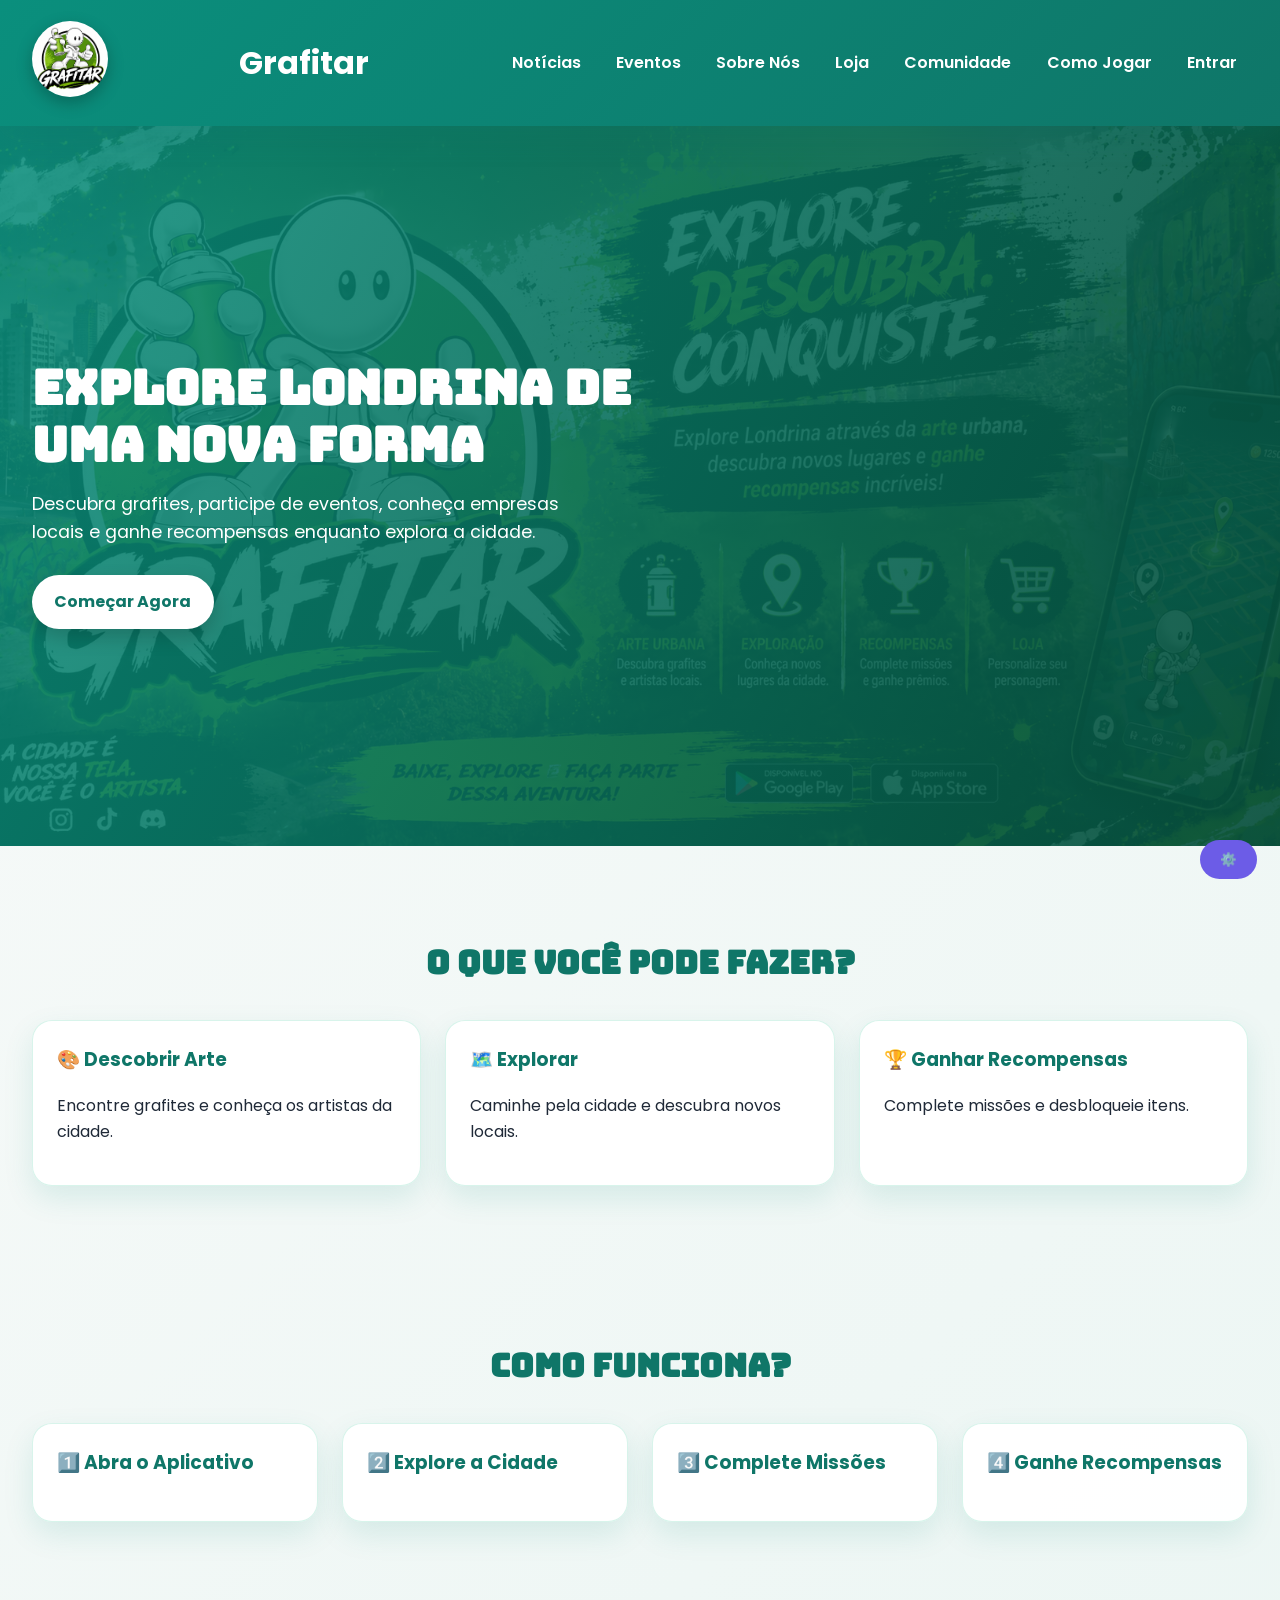
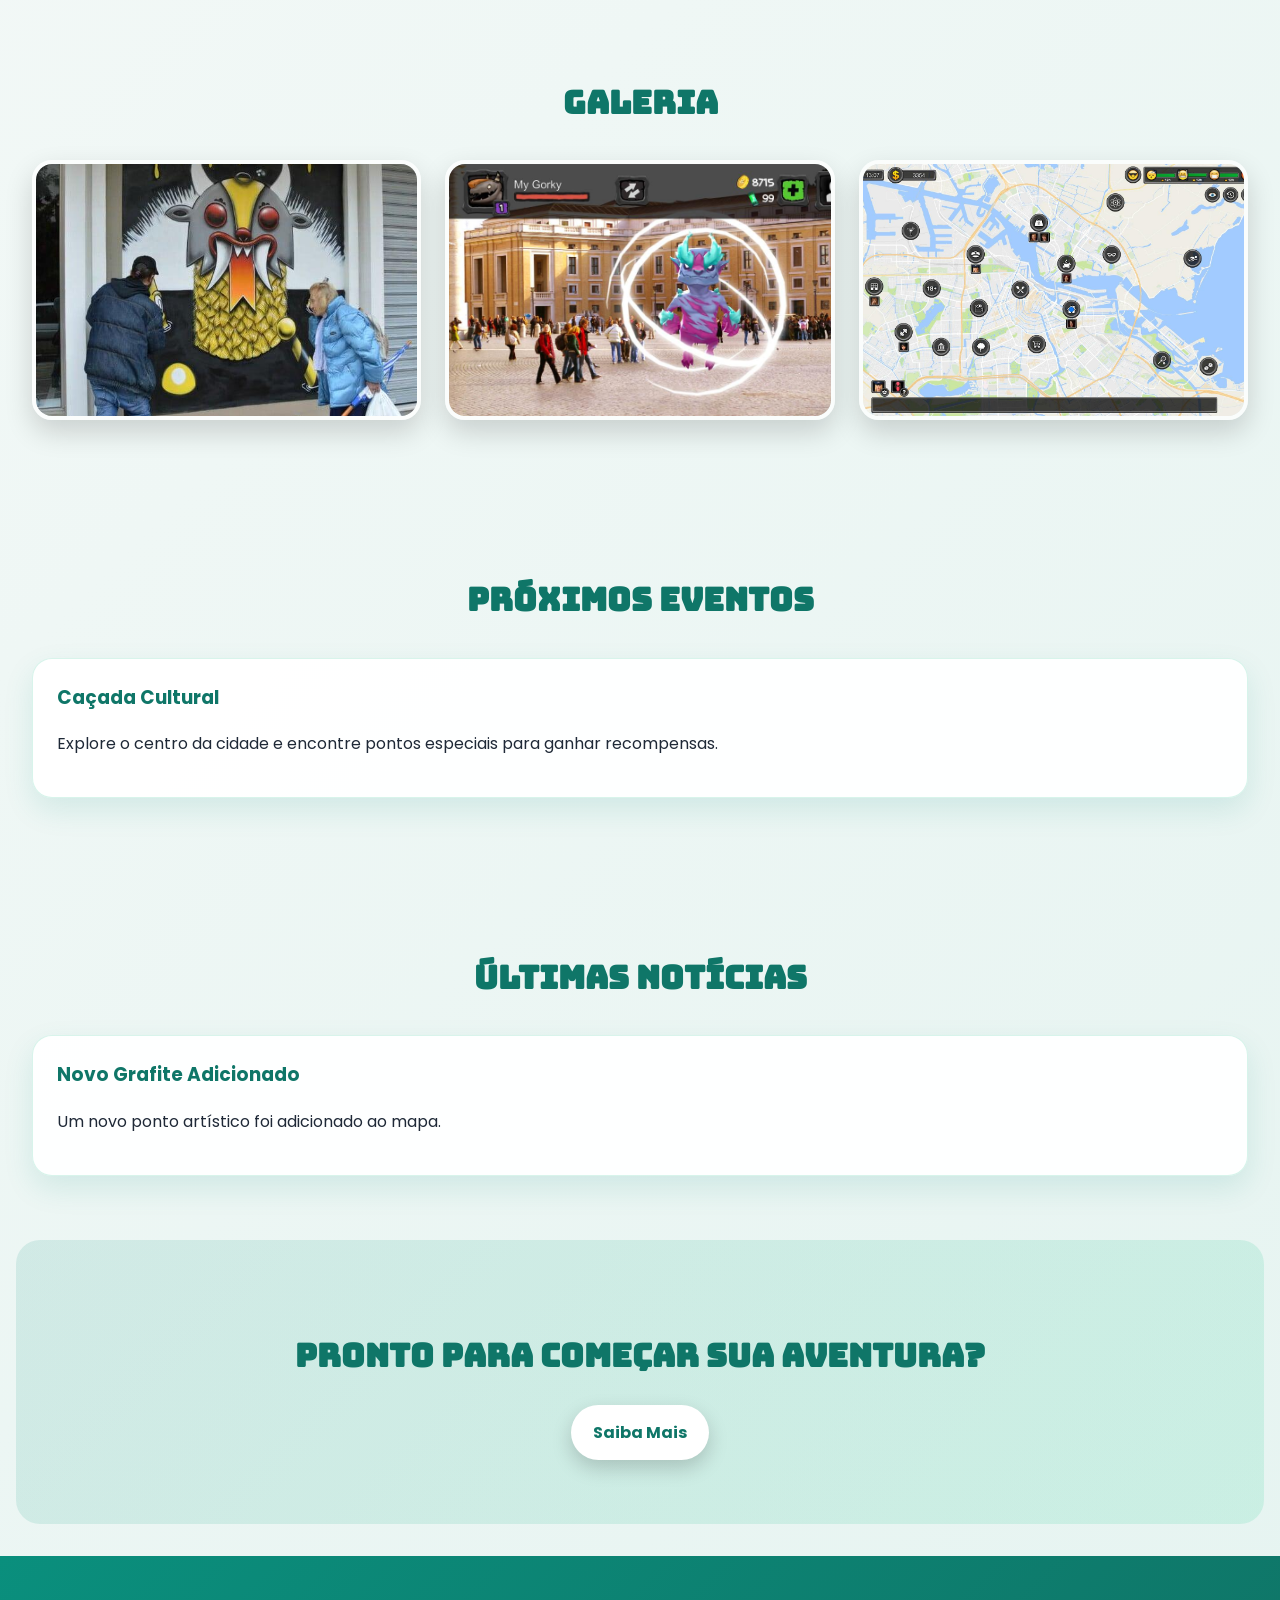
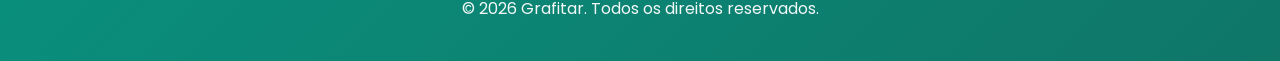
<file: index.html>
<!DOCTYPE html>
<html lang="pt-BR">
<head>
    <meta charset="UTF-8">
    <meta name="viewport" content="width=device-width, initial-scale=1.0">
    <title>Grafitar</title>
    <link rel="stylesheet" href="i.css">
</head>
<body>

    <header>
        <a href="index.html">
            <img src="logo.png" alt="Logo Grafitar" id="logo">
        </a>
        <h1 id="oi">Grafitar</h1>

        <nav>
            <a href="noticias.html" id="linkNoticias">Notícias</a>
            <a href="eventos.html" id="linkEventos">Eventos</a>
            <a href="desen.html" id="linkSobre">Sobre Nós</a>
            <a href="loja.html" id="linkLoja">Loja</a>
            <a href="comunidade.html" id="linkComunidade">Comunidade</a>
            <a href="comojogar.html" id="linkComoJogar">Como Jogar</a>
            <a href="entrar.html" id="linkEntrar">Entrar</a>
        </nav>
    </header>



    <section class="hero">

        <div class="hero-texto">
            <h1 id="heroTitulo">Explore Londrina de uma Nova Forma</h1>

            <p id="heroTexto">
                Descubra grafites, participe de eventos,
                conheça empresas locais e ganhe recompensas
                enquanto explora a cidade.
            </p>

            <a href="comojogar.html" class="btn" id="heroBotao">
                Começar Agora
            </a>
        </div>

    </section>



    <section class="recursos">

        <h2 id="recursosTitulo">O que você pode fazer?</h2>

        <div class="cards">

            <div class="card">
                <h3 id="card1Titulo">🎨 Descobrir Arte</h3>
                <p id="card1Texto">
                    Encontre grafites e conheça os artistas
                    da cidade.
                </p>
            </div>

            <div class="card">
                <h3 id="card2Titulo">🗺️ Explorar</h3>
                <p id="card2Texto">
                    Caminhe pela cidade e descubra novos locais.
                </p>
            </div>

            <div class="card">
                <h3 id="card3Titulo">🏆 Ganhar Recompensas</h3>
                <p id="card3Texto">
                    Complete missões e desbloqueie itens.
                </p>
            </div>

        </div>

    </section>

    <section class="funciona">

        <h2 id="funcionaTitulo">Como Funciona?</h2>

        <div class="passos">

            <div class="passo">
                <h3 id="passo1Titulo">1️⃣ Abra o Aplicativo</h3>
            </div>

            <div class="passo">
                <h3 id="passo2Titulo">2️⃣ Explore a Cidade</h3>
            </div>

            <div class="passo">
                <h3 id="passo3Titulo">3️⃣ Complete Missões</h3>
            </div>

            <div class="passo">
                <h3 id="passo4Titulo">4️⃣ Ganhe Recompensas</h3>
            </div>

        </div>

    </section>


    <section class="galeria">

        <h2 id="galeriaTitulo">Galeria</h2>

        <div class="imagens">

            <img src="grafite.jpg" alt="">
            <img src="boss.jpg" alt="">
            <img src="locais.jpg" alt="">

        </div>

    </section>


    <section class="eventos">

        <h2 id="eventosTitulo">Próximos Eventos</h2>

        <div class="evento">

            <h3 id="eventoTitulo">Caçada Cultural</h3>

            <p id="eventoTexto">
                Explore o centro da cidade e encontre pontos
                especiais para ganhar recompensas.
            </p>

        </div>

    </section>



    <section class="noticias">

        <h2 id="noticiasTitulo">Últimas Notícias</h2>

        <div class="noticia">

            <h3 id="noticiaTitulo">Novo Grafite Adicionado</h3>

            <p id="noticiaTexto">
                Um novo ponto artístico foi adicionado ao mapa.
            </p>

        </div>

    </section>



    <section class="cta">

        <h2 id="ctaTitulo">
            Pronto para começar sua aventura?
        </h2>

        <a href="comojogar.html" class="btn" id="ctaBotao">
            Saiba Mais
        </a>

    </section>

    <div class="container1" id="container1">  
        <button id="toggleBtn" class="main-btn">
            ⚙️
        </button>

        
        <div id="menu3" class="menu3 hidden">
            <button id="lightModeBtn">Light Mode</button>
            <button id="darkModeBtn">Dark Mode</button>
            <button id="us">Inglês</button>
            <button id="pt">Português</button>
            <button id="es">Español</button>
            <button id="jp">日本語</button>
        </div>
    </div>

    <footer>
        <p id="footerTexto">
            © 2026 Grafitar. Todos os direitos reservados.
        </p>
    </footer>

    
</body>
    <script src="js.js"></script>
</html>
</file>
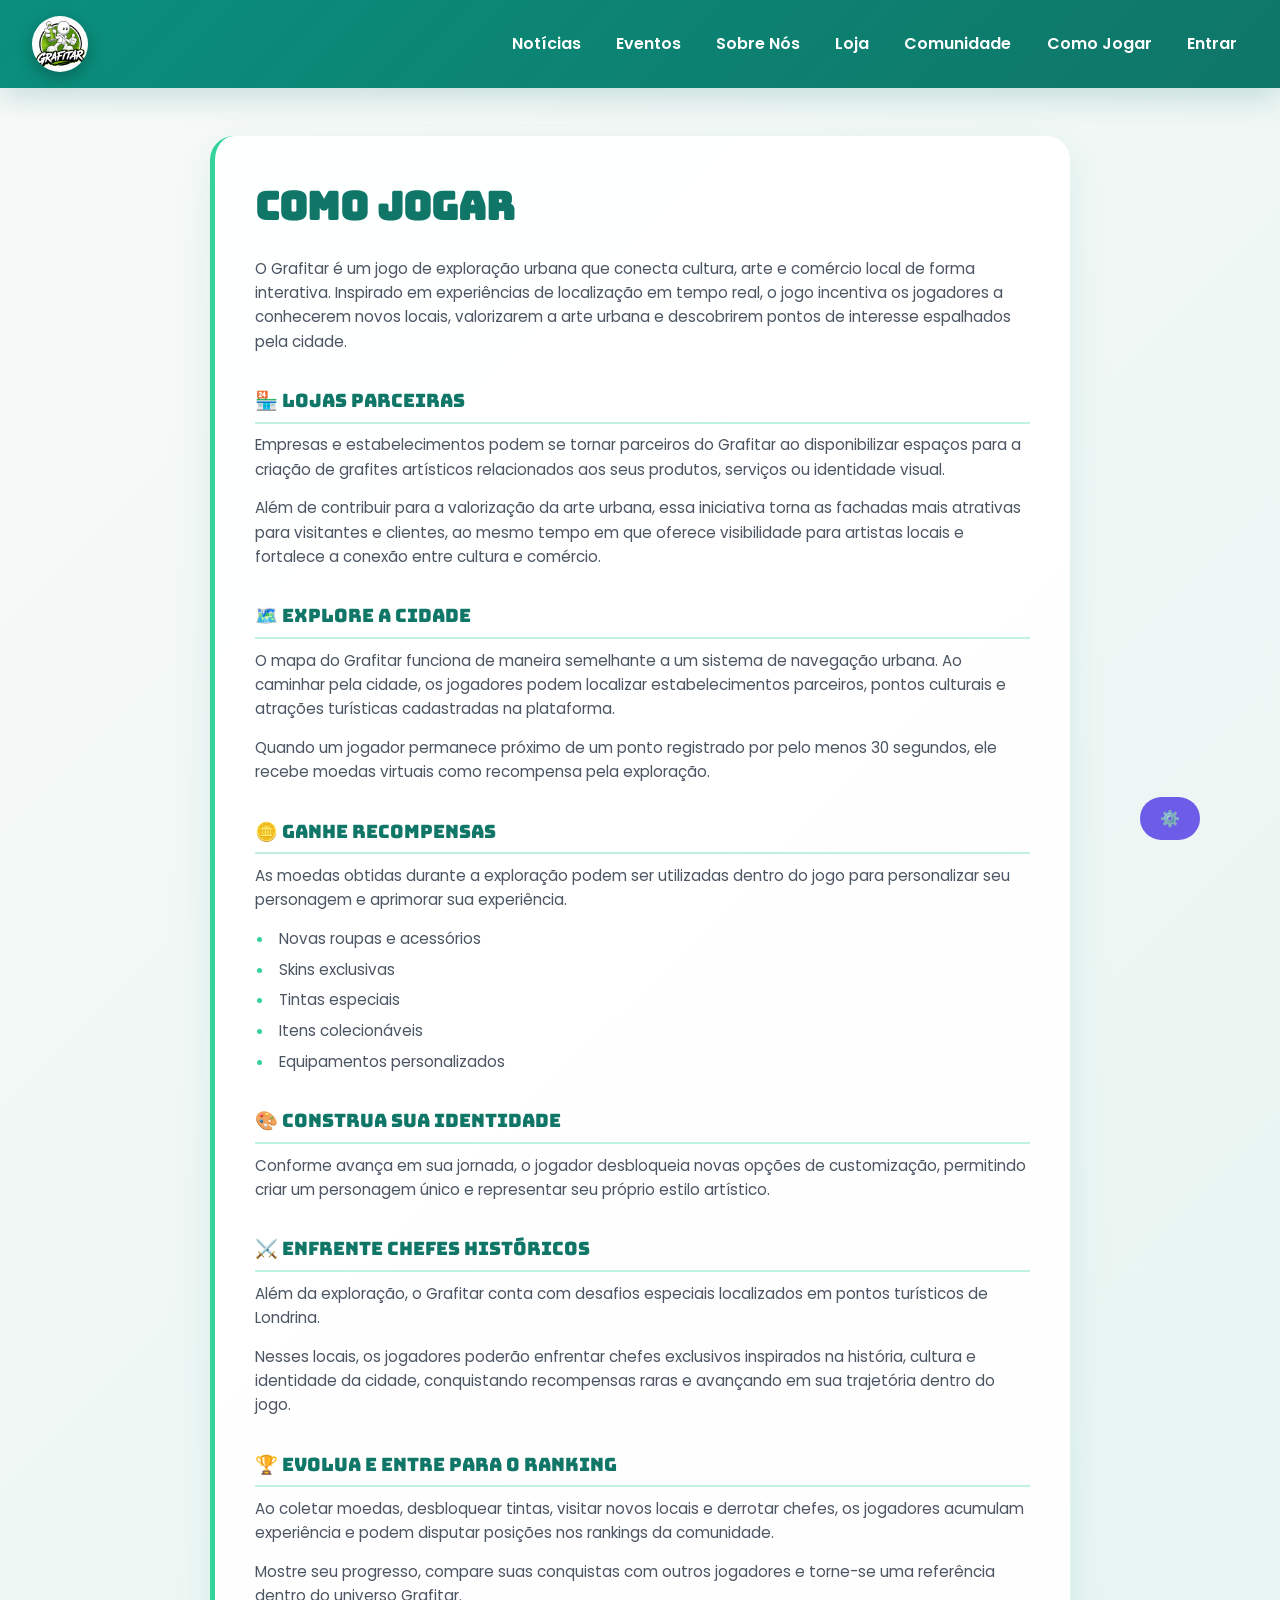
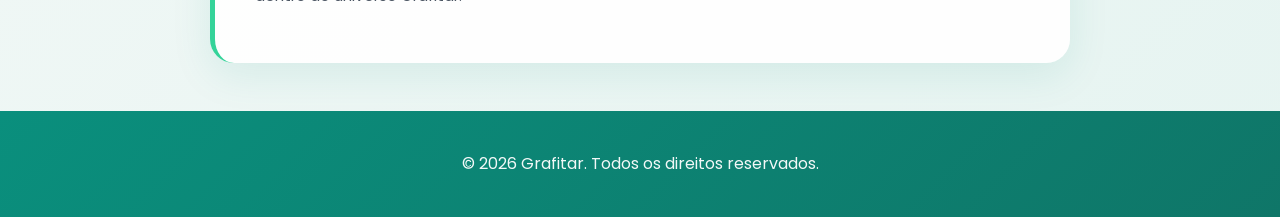
<file: comojogar.html>
<!DOCTYPE html>
<html lang="en">
<head>
    <meta charset="UTF-8">
    <meta name="viewport" content="width=device-width, initial-scale=1.0">
    <title>Document</title>
   <link rel="stylesheet" href="como.css">
</head>
<body>
    <header>

        <div class="logo">
            <a href="index.html">
                <img src="logo.png" alt="Logo Grafitar" id="logo">
            </a>
        </div>

        <nav>
            <a href="noticias.html" id="linkNoticias">Notícias</a>
            <a href="eventos.html" id="linkEventos">Eventos</a>
            <a href="desen.html" id="linkSobre">Sobre Nós</a>
            <a href="loja.html" id="linkLoja">Loja</a>
            <a href="comunidade.html" id="linkComunidade">Comunidade</a>
            <a href="comojogar.html" id="linkComoJogar">Como Jogar</a>
            <a href="entrar.html" id="linkEntrar">Entrar</a>
        </nav>

    </header>


<section class="como-jogar">

    <h1>Como Jogar</h1>

    <p>
        O Grafitar é um jogo de exploração urbana que conecta cultura, arte e comércio local
        de forma interativa. Inspirado em experiências de localização em tempo real,
        o jogo incentiva os jogadores a conhecerem novos locais, valorizarem a arte urbana
        e descobrirem pontos de interesse espalhados pela cidade.
    </p>

    <h2>🏪 Lojas Parceiras</h2>

    <p>
        Empresas e estabelecimentos podem se tornar parceiros do Grafitar ao disponibilizar
        espaços para a criação de grafites artísticos relacionados aos seus produtos,
        serviços ou identidade visual.
    </p>

    <p>
        Além de contribuir para a valorização da arte urbana, essa iniciativa torna as fachadas
        mais atrativas para visitantes e clientes, ao mesmo tempo em que oferece visibilidade
        para artistas locais e fortalece a conexão entre cultura e comércio.
    </p>

    <h2>🗺️ Explore a Cidade</h2>

    <p>
        O mapa do Grafitar funciona de maneira semelhante a um sistema de navegação urbana.
        Ao caminhar pela cidade, os jogadores podem localizar estabelecimentos parceiros,
        pontos culturais e atrações turísticas cadastradas na plataforma.
    </p>

    <p>
        Quando um jogador permanece próximo de um ponto registrado por pelo menos
        30 segundos, ele recebe moedas virtuais como recompensa pela exploração.
    </p>

    <h2>🪙 Ganhe Recompensas</h2>

    <p>
        As moedas obtidas durante a exploração podem ser utilizadas dentro do jogo para
        personalizar seu personagem e aprimorar sua experiência.
    </p>

    <ul>
        <li>Novas roupas e acessórios</li>
        <li>Skins exclusivas</li>
        <li>Tintas especiais</li>
        <li>Itens colecionáveis</li>
        <li>Equipamentos personalizados</li>
    </ul>

    <h2>🎨 Construa Sua Identidade</h2>

    <p>
        Conforme avança em sua jornada, o jogador desbloqueia novas opções de customização,
        permitindo criar um personagem único e representar seu próprio estilo artístico.
    </p>

    <h2>⚔️ Enfrente Chefes Históricos</h2>

    <p>
        Além da exploração, o Grafitar conta com desafios especiais localizados em pontos
        turísticos de Londrina.
    </p>

    <p>
        Nesses locais, os jogadores poderão enfrentar chefes exclusivos inspirados na
        história, cultura e identidade da cidade, conquistando recompensas raras e
        avançando em sua trajetória dentro do jogo.
    </p>

    <h2>🏆 Evolua e Entre para o Ranking</h2>

    <p>
        Ao coletar moedas, desbloquear tintas, visitar novos locais e derrotar chefes,
        os jogadores acumulam experiência e podem disputar posições nos rankings da comunidade.
    </p>

    <p>
        Mostre seu progresso, compare suas conquistas com outros jogadores e torne-se uma
        referência dentro do universo Grafitar.
    </p>

</section>


    <div class="container1">
        <button id="toggleBtn" class="main-btn">⚙️</button>

        <div id="menu3" class="menu3 hidden">
            <button id="lightModeBtn">Light Mode</button>
            <button id="darkModeBtn">Dark Mode</button>
            <button id="us">Inglês</button>
            <button id="pt">Português</button>
            <button id="es">Español</button>
            <button id="jp">日本語</button>
        </div>
    </div>

    <footer>
        <p>© 2026 Grafitar. Todos os direitos reservados.</p>
    </footer>



</body>
<script src="como.js"></script>
</html>
</file>
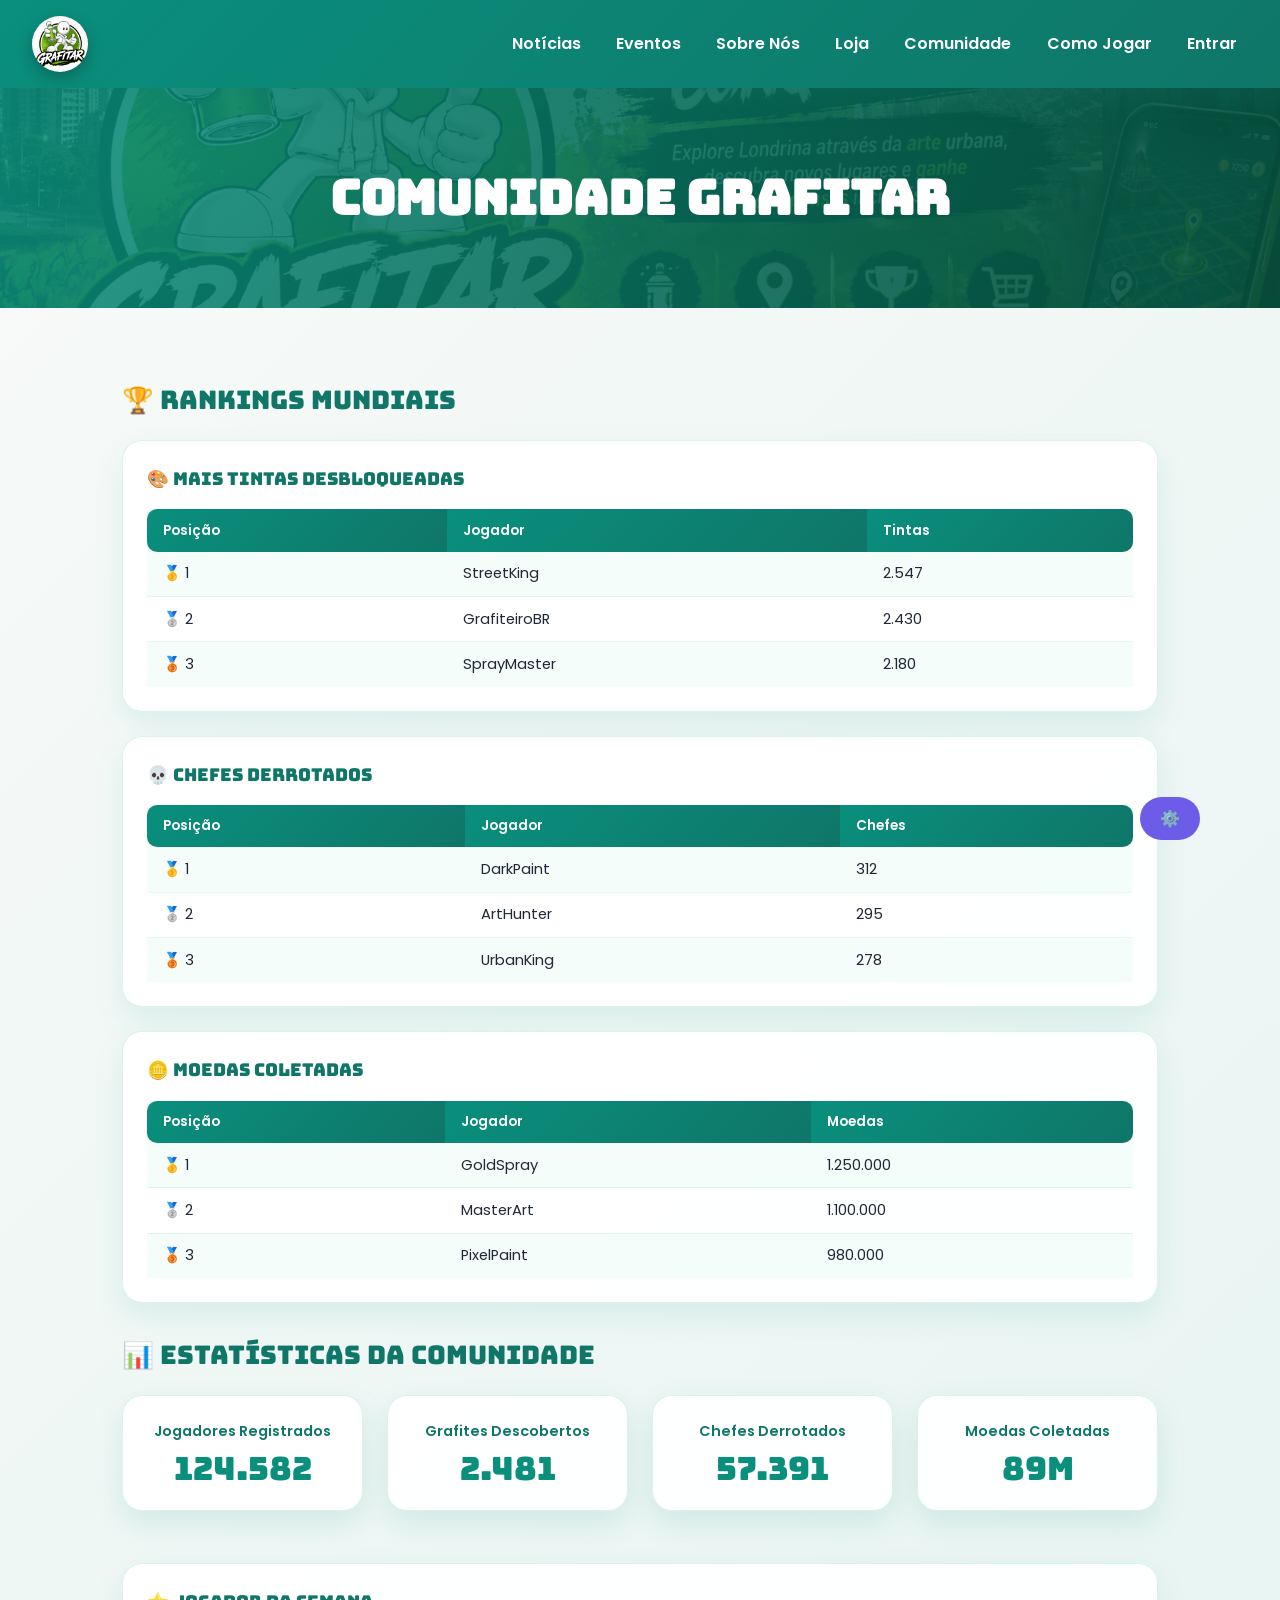
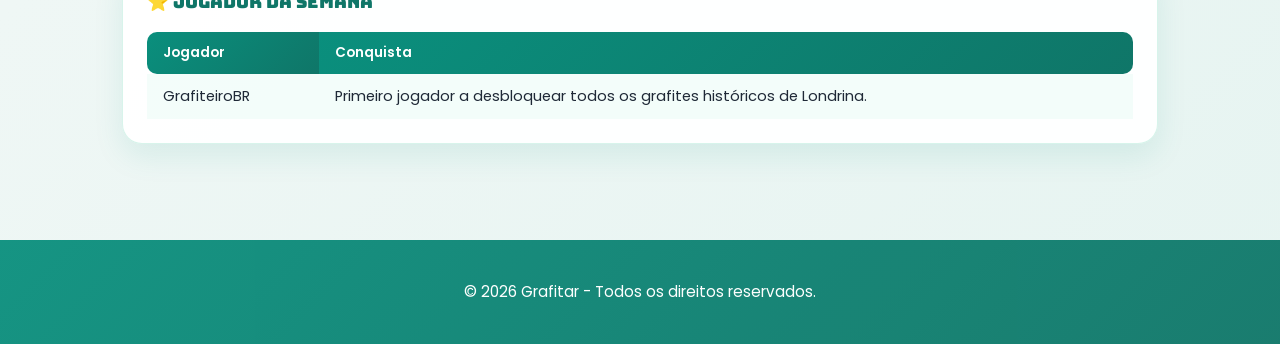
<file: comunidade.html>
<!DOCTYPE html>
<html lang="en">
<head>
    <meta charset="UTF-8">
    <meta name="viewport" content="width=device-width, initial-scale=1.0">
    <title>Document</title>
    <link rel="stylesheet" href="comunidade.css">
</head>
<body>
    <header>

        <div class="logo">
            <a href="index.html">
                <img src="logo.png" alt="Logo Grafitar" id="logo">
            </a>
        </div>

        <nav>
            <a href="noticias.html" id="linkNoticias">Notícias</a>
            <a href="eventos.html" id="linkEventos">Eventos</a>
            <a href="desen.html" id="linkSobre">Sobre Nós</a>
            <a href="loja.html" id="linkLoja">Loja</a>
            <a href="comunidade.html" id="linkComunidade">Comunidade</a>
            <a href="comojogar.html" id="linkComoJogar">Como Jogar</a>
            <a href="entrar.html" id="linkEntrar">Entrar</a>
        </nav>

    </header>

<section class="banner">
    <h1>Comunidade Grafitar</h1>
</section>

<div class="container">

    <h1 class="titulo">🏆 Rankings Mundiais</h1>

    <div class="ranking">
        <h2>🎨 Mais Tintas Desbloqueadas</h2>

        <table>
            <tr>
                <th>Posição</th>
                <th>Jogador</th>
                <th>Tintas</th>
            </tr>

            <tr>
                <td>🥇 1</td>
                <td>StreetKing</td>
                <td>2.547</td>
            </tr>

            <tr>
                <td>🥈 2</td>
                <td>GrafiteiroBR</td>
                <td>2.430</td>
            </tr>

            <tr>
                <td>🥉 3</td>
                <td>SprayMaster</td>
                <td>2.180</td>
            </tr>
        </table>
    </div>

    <div class="ranking">
        <h2>💀 Chefes Derrotados</h2>

        <table>
            <tr>
                <th>Posição</th>
                <th>Jogador</th>
                <th>Chefes</th>
            </tr>

            <tr>
                <td>🥇 1</td>
                <td>DarkPaint</td>
                <td>312</td>
            </tr>

            <tr>
                <td>🥈 2</td>
                <td>ArtHunter</td>
                <td>295</td>
            </tr>

            <tr>
                <td>🥉 3</td>
                <td>UrbanKing</td>
                <td>278</td>
            </tr>
        </table>
    </div>

    <div class="ranking">
        <h2>🪙 Moedas Coletadas</h2>

        <table>
            <tr>
                <th>Posição</th>
                <th>Jogador</th>
                <th>Moedas</th>
            </tr>

            <tr>
                <td>🥇 1</td>
                <td>GoldSpray</td>
                <td>1.250.000</td>
            </tr>

            <tr>
                <td>🥈 2</td>
                <td>MasterArt</td>
                <td>1.100.000</td>
            </tr>

            <tr>
                <td>🥉 3</td>
                <td>PixelPaint</td>
                <td>980.000</td>
            </tr>
        </table>
    </div>

    <h1 class="titulo">📊 Estatísticas da Comunidade</h1>

    <div class="cards">

        <div class="card">
            <h3>Jogadores Registrados</h3>
            <div class="numero">124.582</div>
        </div>

        <div class="card">
            <h3>Grafites Descobertos</h3>
            <div class="numero">2.481</div>
        </div>

        <div class="card">
            <h3>Chefes Derrotados</h3>
            <div class="numero">57.391</div>
        </div>

        <div class="card">
            <h3>Moedas Coletadas</h3>
            <div class="numero">89M</div>
        </div>

    </div>

    <br><br>

    <div class="ranking">
        <h2>⭐ Jogador da Semana</h2>

        <table>
            <tr>
                <th>Jogador</th>
                <th>Conquista</th>
            </tr>

            <tr>
                <td>GrafiteiroBR</td>
                <td>Primeiro jogador a desbloquear todos os grafites históricos de Londrina.</td>
            </tr>
        </table>
    </div>

</div>

    <div class="container1" id="container1">  
        <button id="toggleBtn" class="main-btn">
            ⚙️
        </button>

        
        <div id="menu3" class="menu3 hidden">
            <button id="lightModeBtn">Light Mode</button>
            <button id="darkModeBtn">Dark Mode</button>
            <button id="us">Inglês</button>
            <button id="pt">Português</button>
            <button id="es">Español</button>
            <button id="jp">日本語</button>
        </div>
    </div>

<footer>
    © 2026 Grafitar - Todos os direitos reservados.
</footer>

</body>
<script src="comunidade.js"></script>
</html>
</file>
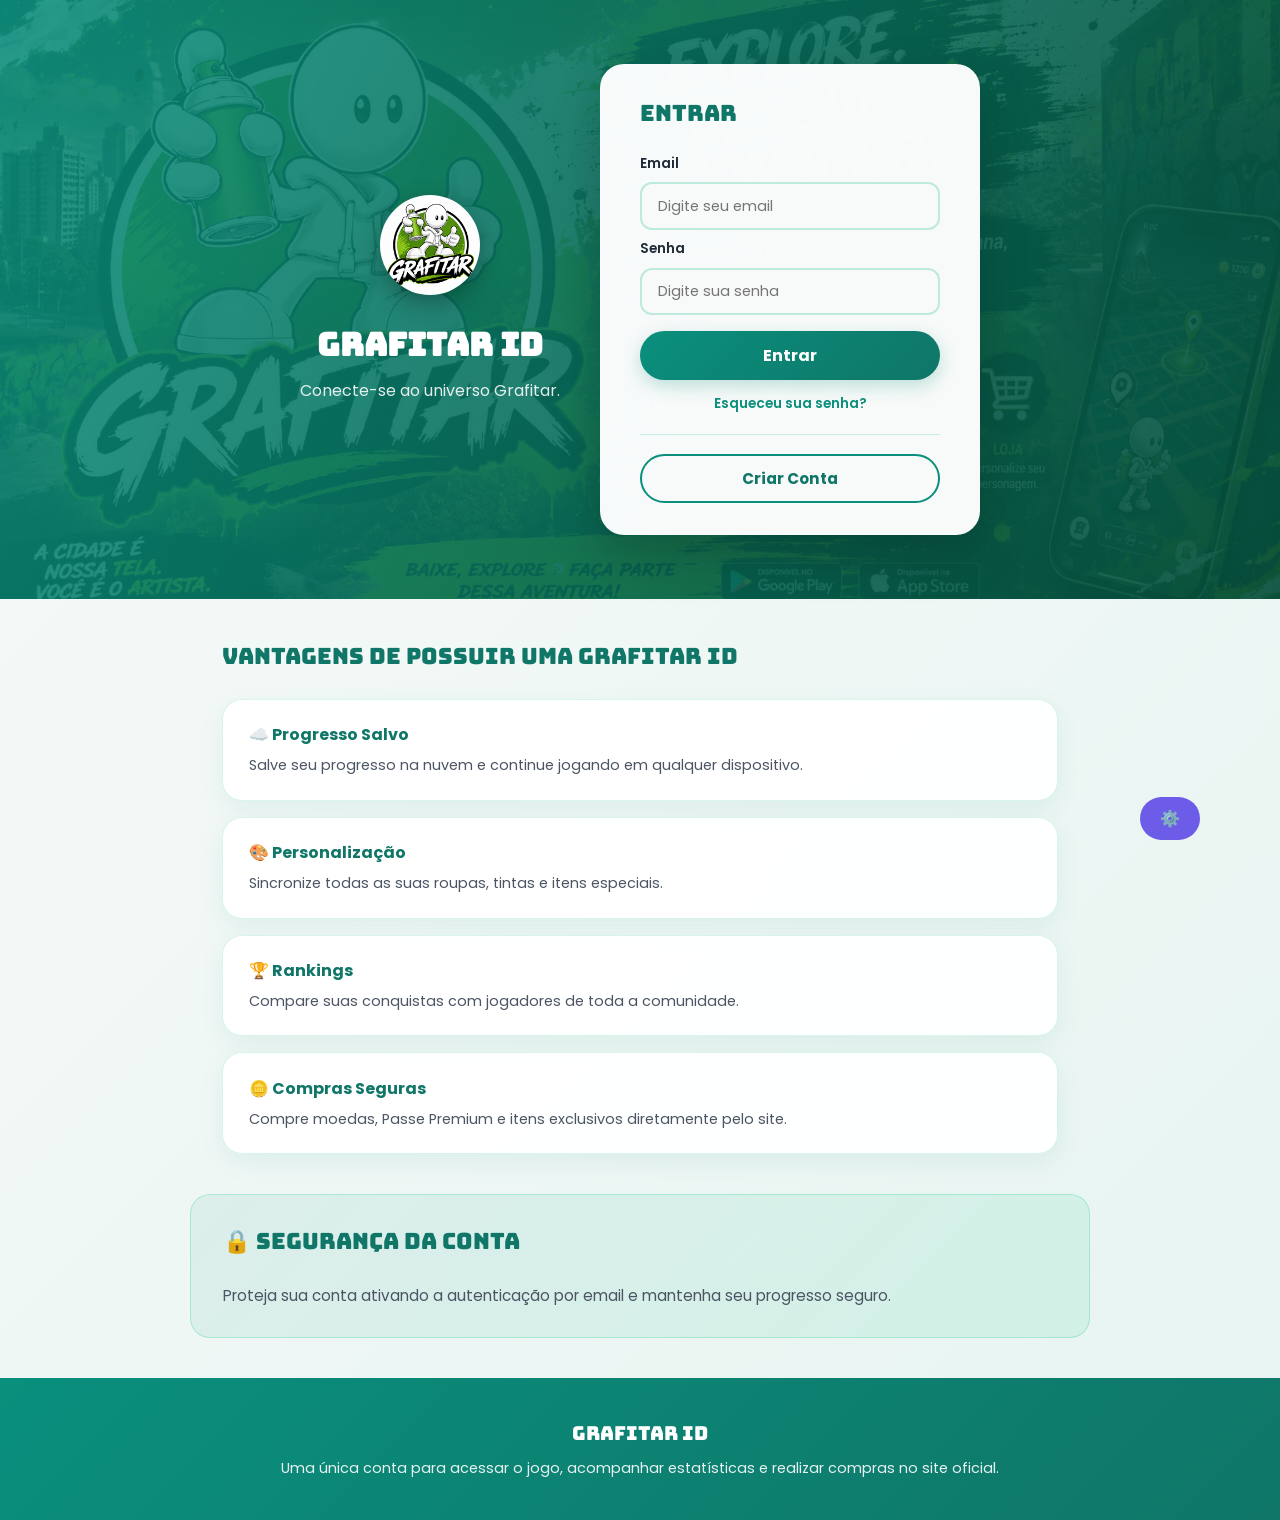
<file: entrar.html>
<!DOCTYPE html>
<html lang="en">
<head>
    <meta charset="UTF-8">
    <meta name="viewport" content="width=device-width, initial-scale=1.0">
    <title>Document</title>
    <link rel="stylesheet" href="entrar.css">
</head>
<body>


    <section class="login-container">

    <div class="logo-area">
        <img src="logo.png" alt="Grafitar Logo">
        <h1>Grafitar ID</h1>
        <p>Conecte-se ao universo Grafitar.</p>
    </div>

    <div class="login-box">

        <h2>Entrar</h2>

        <form>

            <label>Email</label>
            <input type="email" placeholder="Digite seu email">

            <label>Senha</label>
            <input type="password" placeholder="Digite sua senha">

            <button type="submit">Entrar</button>

        </form>

        <a href="#">Esqueceu sua senha?</a>

        <hr>

        <button>Criar Conta</button>

    </div>

</section>

<section class="beneficios">

    <h2>Vantagens de possuir uma Grafitar ID</h2>

    <div>

        <h3>☁️ Progresso Salvo</h3>

        <p>
            Salve seu progresso na nuvem e continue jogando em qualquer dispositivo.
        </p>

    </div>

    <div>

        <h3>🎨 Personalização</h3>

        <p>
            Sincronize todas as suas roupas, tintas e itens especiais.
        </p>

    </div>

    <div>

        <h3>🏆 Rankings</h3>

        <p>
            Compare suas conquistas com jogadores de toda a comunidade.
        </p>

    </div>

    <div>

        <h3>🪙 Compras Seguras</h3>

        <p>
            Compre moedas, Passe Premium e itens exclusivos diretamente pelo site.
        </p>

    </div>

</section>



<section class="seguranca">

    <h2>🔒 Segurança da Conta</h2>

    <p>
        Proteja sua conta ativando a autenticação por email e mantenha seu progresso seguro.
    </p>

</section>

    <div class="container1">
        <button id="toggleBtn" class="main-btn">⚙️</button>

        <div id="menu3" class="menu3 hidden">
            <button id="lightModeBtn">Light Mode</button>
            <button id="darkModeBtn">Dark Mode</button>
            <button id="us">Inglês</button>
            <button id="pt">Português</button>
            <button id="es">Español</button>
            <button id="jp">日本語</button>
        </div>
    </div>




<footer>

    <h3>Grafitar ID</h3>

    <p>
        Uma única conta para acessar o jogo, acompanhar estatísticas e realizar compras no site oficial.
    </p>

</footer>
    
</body>
    <script src="entrar.js"></script>
</html>
</file>
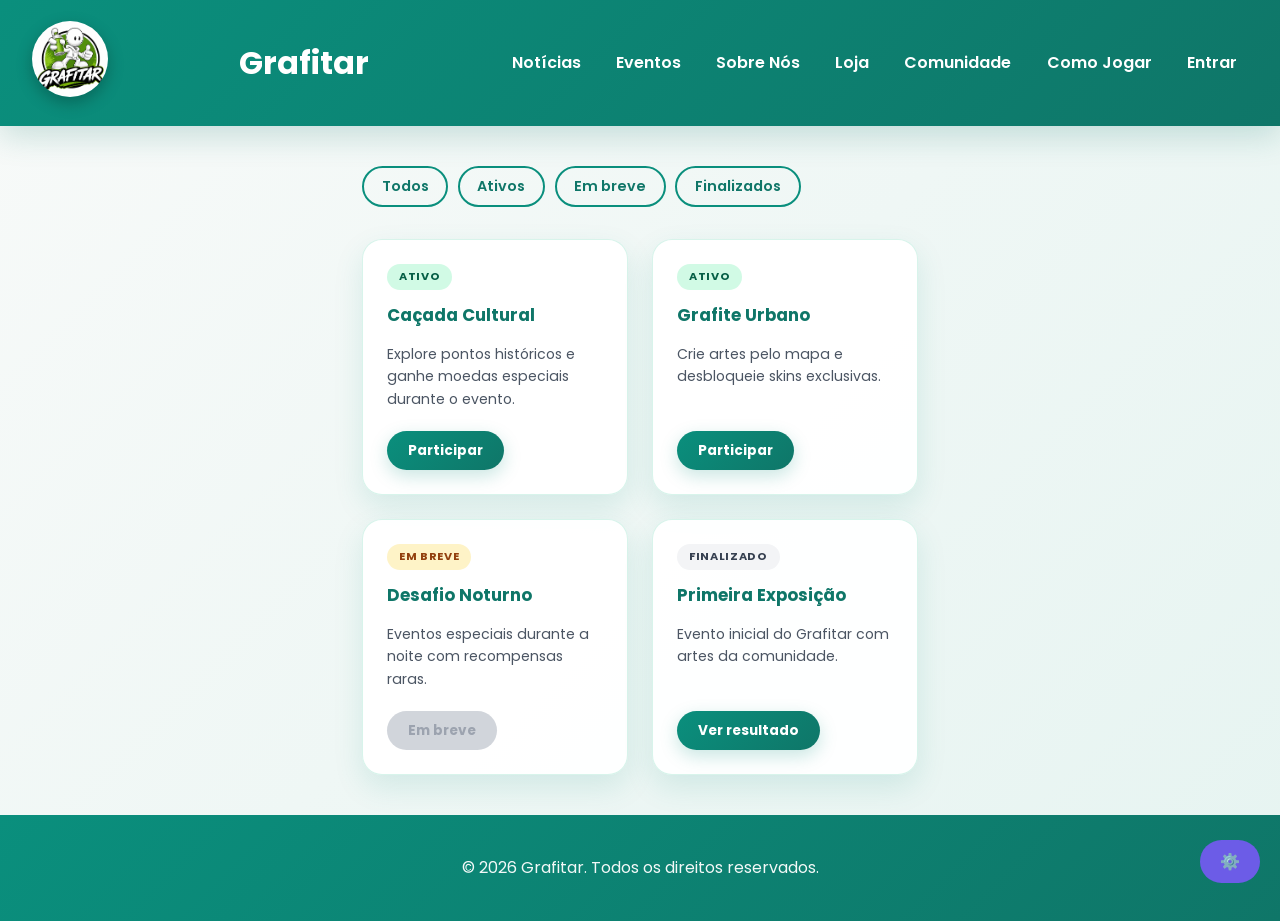
<file: eventos.html>
<!DOCTYPE html>
<html lang="pt-br">
<head>
  <meta charset="UTF-8">
  <meta name="viewport" content="width=device-width, initial-scale=1.0">
  <title>Grafitar - Eventos</title>
  <link rel="stylesheet" href="eventos.css">
</head>

<body>

<header>
        <a href="index.html">
            <img src="./logo.png" alt="Logo Grafitar" id="logo">
        </a>
        <h1 id="oi">Grafitar</h1>

        <nav>
            <a href="noticias.html" id="linkNoticias">Notícias</a>
            <a href="eventos.html" id="linkEventos">Eventos</a>
            <a href="desen.html" id="linkSobre">Sobre Nós</a>
            <a href="loja.html" id="linkLoja">Loja</a>
            <a href="comunidade.html" id="linkComunidade">Comunidade</a>
            <a href="comojogar.html" id="linkComoJogar">Como Jogar</a>
            <a href="entrar.html" id="linkEntrar">Entrar</a>
        </nav>
</header>

<main class="page-content">
  <div class="container">

    <div class="tabs">
      <div class="tab" data-filtro="todos">Todos</div>
      <div class="tab" data-filtro="ativos">Ativos</div>
      <div class="tab" data-filtro="breve">Em breve</div>
      <div class="tab" data-filtro="finalizados">Finalizados</div>
    </div>

    <div class="eventos">

      <div class="card ativo">
        <span class="status ativo">ATIVO</span>
        <h3>Caçada Cultural</h3>
        <p>Explore pontos históricos e ganhe moedas especiais durante o evento.</p>
        <button>Participar</button>
      </div>

      <div class="card ativo">
        <span class="status ativo">ATIVO</span>
        <h3>Grafite Urbano</h3>
        <p>Crie artes pelo mapa e desbloqueie skins exclusivas.</p>
        <button>Participar</button>
      </div>

      <div class="card breve">
        <span class="status breve">EM BREVE</span>
        <h3>Desafio Noturno</h3>
        <p>Eventos especiais durante a noite com recompensas raras.</p>
        <button disabled>Em breve</button>
      </div>

      <div class="card finalizado">
        <span class="status finalizado">FINALIZADO</span>
        <h3>Primeira Exposição</h3>
        <p>Evento inicial do Grafitar com artes da comunidade.</p>
        <button>Ver resultado</button>
      </div>

    </div>

  </div>

  <div class="container1" id="container1">  
      <button id="toggleBtn" class="main-btn">
          ⚙️
      </button>

      <div id="menu3" class="menu3 hidden">
          <button id="lightModeBtn">Light Mode</button>
          <button id="darkModeBtn">Dark Mode</button>
          <button id="us">Inglês</button>
          <button id="pt">Português</button>
          <button id="es">Español</button>
          <button id="jp">日本語</button>
      </div>
  </div>
</main>

<footer>
  <p id="footerTexto">
      © 2026 Grafitar. Todos os direitos reservados.
  </p>
</footer>

</body>
<script src="eventos.js"></script>
</html>
</file>
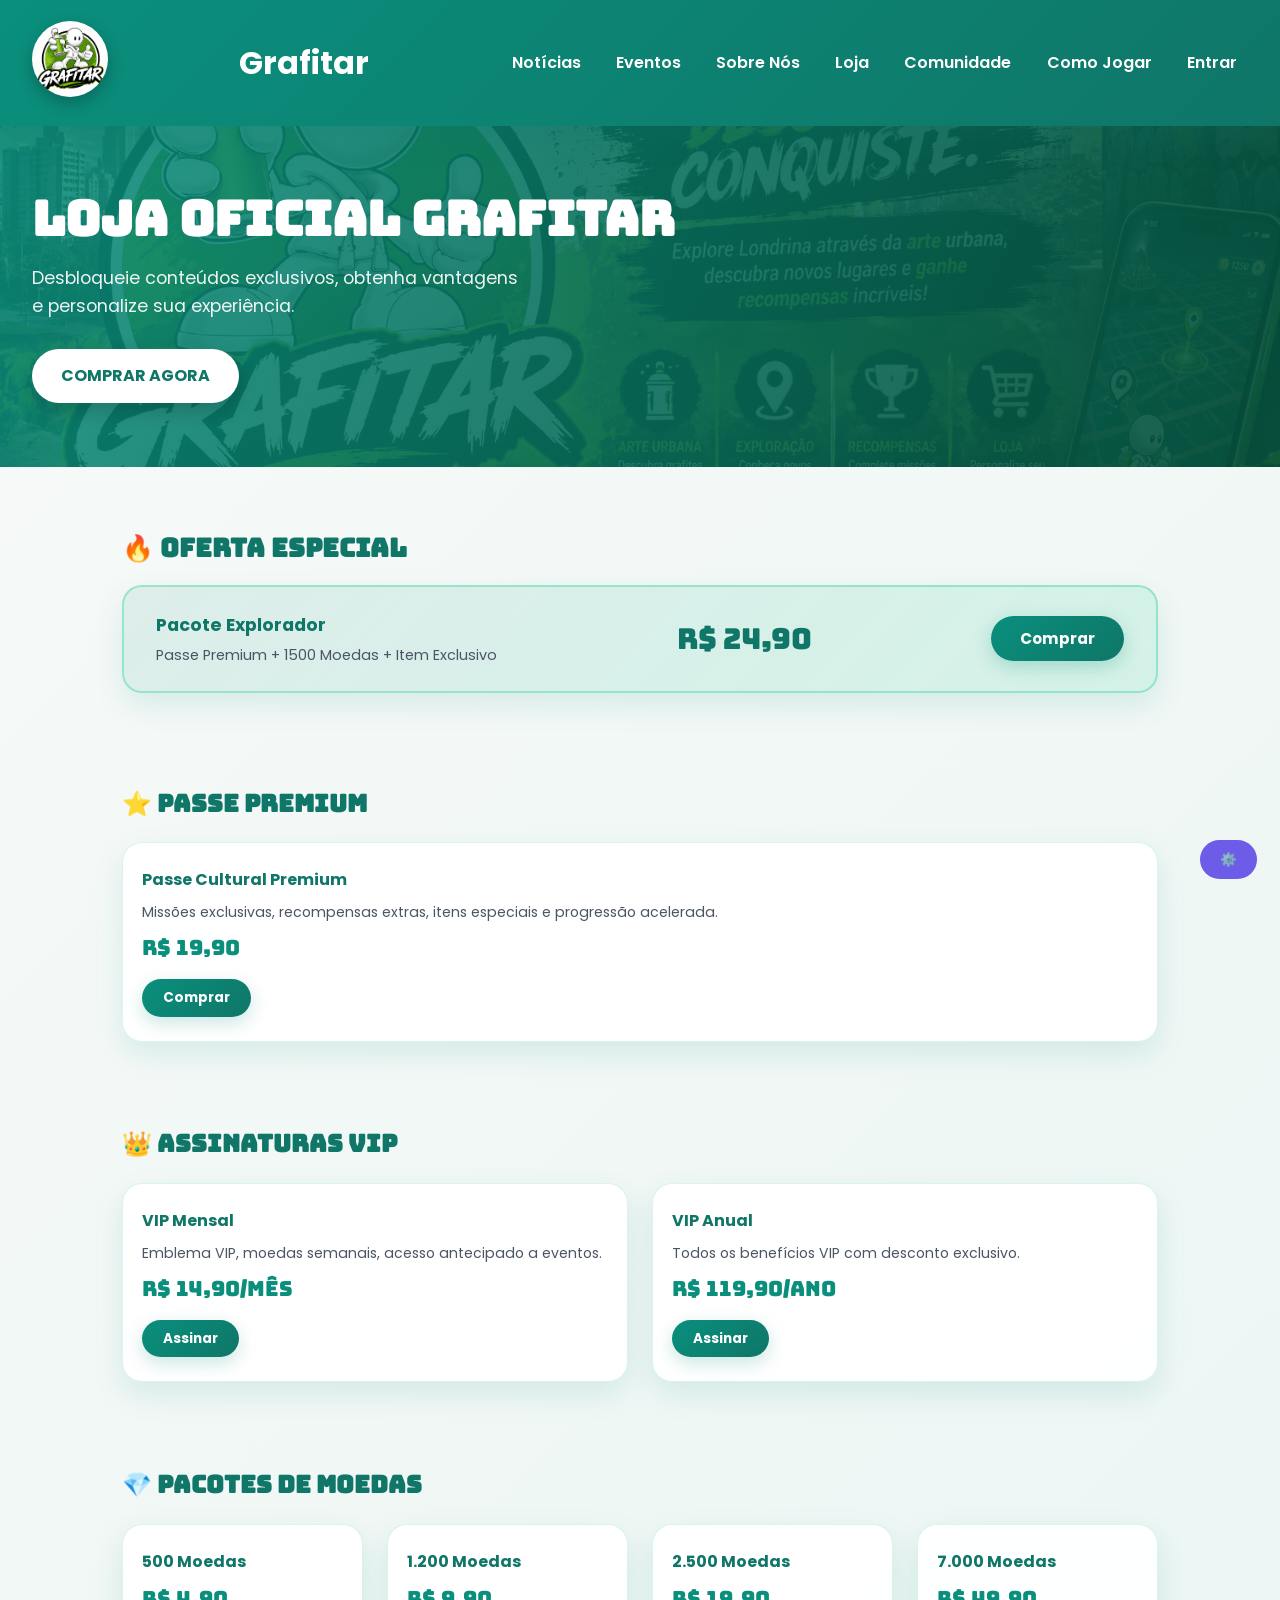
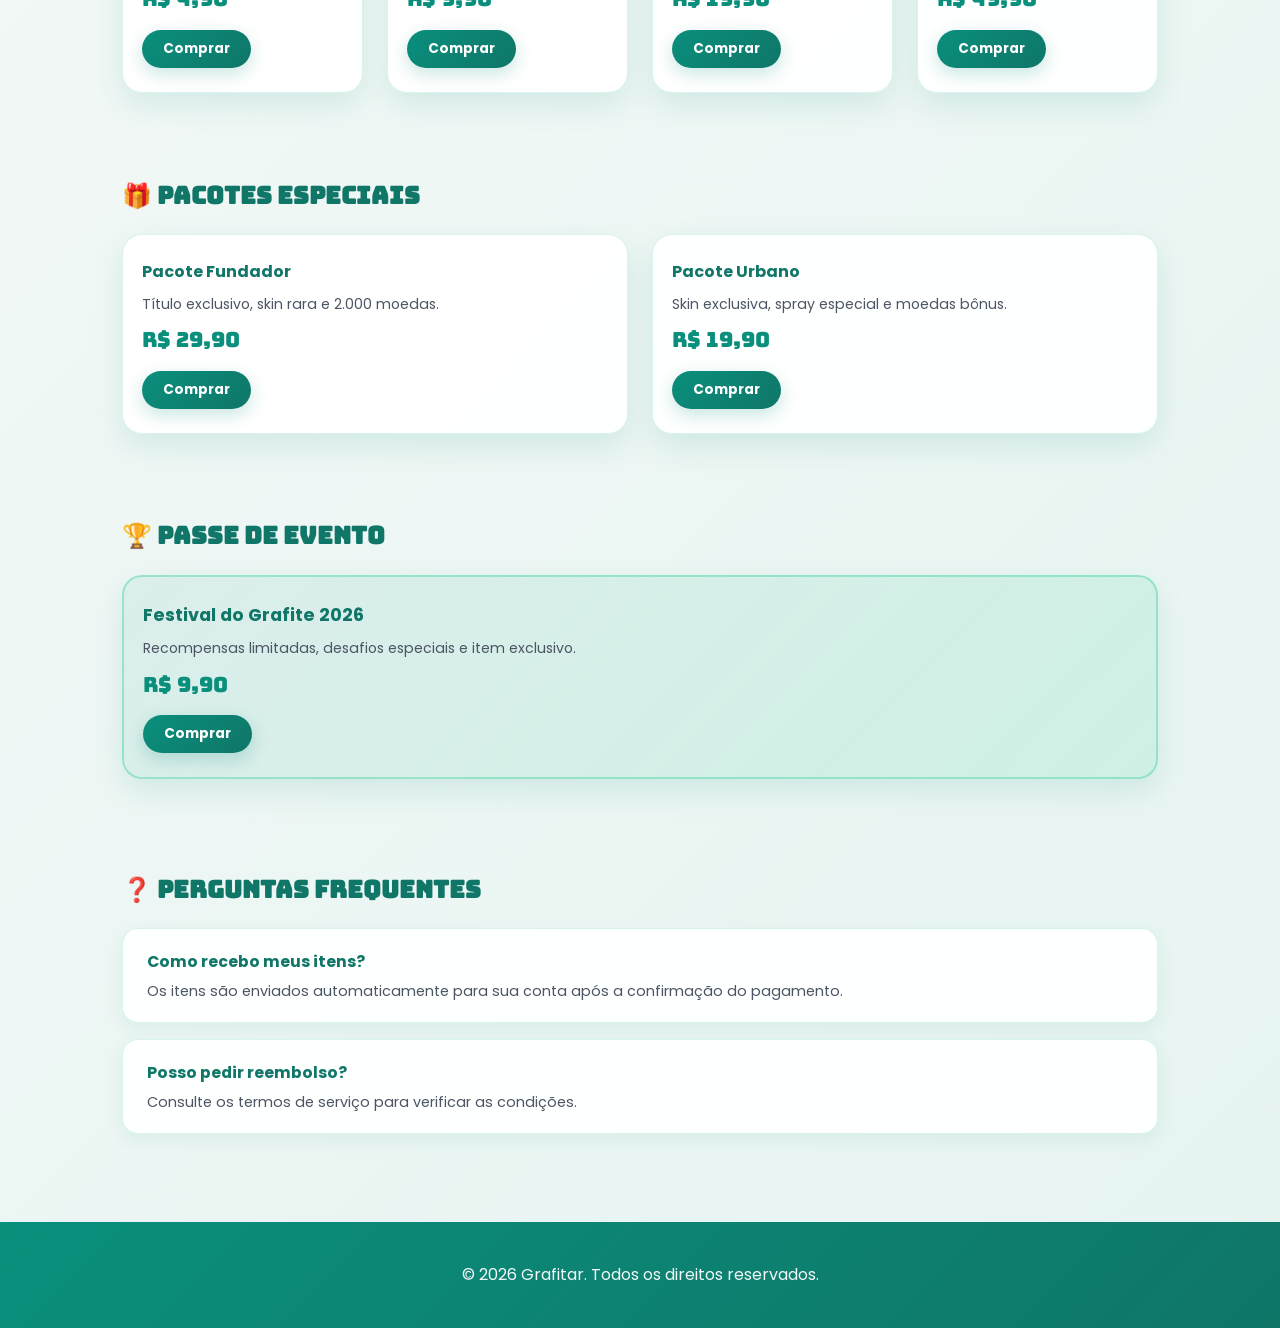
<file: loja.html>
<!DOCTYPE html>
<html lang="pt-BR">
<head>
    <meta charset="UTF-8">
    <meta name="viewport" content="width=device-width, initial-scale=1.0">
    <title>Loja Oficial - Grafitar</title>
    <link rel="stylesheet" href="loja.css">
</head>
<body>

    <header>
        <a href="index.html">
            <img src="logo.png" alt="Logo Grafitar" id="logo">
        </a>
        <h1 id="oi">Grafitar</h1>

        <nav>
            <a href="noticias.html" id="linkNoticias">Notícias</a>
            <a href="eventos.html" id="linkEventos">Eventos</a>
            <a href="desen.html" id="linkSobre">Sobre Nós</a>
            <a href="loja.html" id="linkLoja">Loja</a>
            <a href="comunidade.html" id="linkComunidade">Comunidade</a>
            <a href="comojogar.html" id="linkComoJogar">Como Jogar</a>
            <a href="entrar.html" id="linkEntrar">Entrar</a>
        </nav>
    </header>

    <section class="banner">
        <div class="banner-texto">
            <h1>LOJA OFICIAL GRAFITAR</h1>
            <p>Desbloqueie conteúdos exclusivos, obtenha vantagens e personalize sua experiência.</p>
            <button>COMPRAR AGORA</button>
        </div>
    </section>

    <section class="oferta-dia">
        <h2>🔥 Oferta Especial</h2>
        <div class="oferta-card">
            <div>
                <h3>Pacote Explorador</h3>
                <p>Passe Premium + 1500 Moedas + Item Exclusivo</p>
            </div>
            <span>R$ 24,90</span>
            <button>Comprar</button>
        </div>
    </section>

    <section class="categoria" data-secao="premium">
        <h2>⭐ Passe Premium</h2>
        <div class="cards">
            <div class="card">
                <h3>Passe Cultural Premium</h3>
                <p>Missões exclusivas, recompensas extras, itens especiais e progressão acelerada.</p>
                <span>R$ 19,90</span>
                <button>Comprar</button>
            </div>
        </div>
    </section>

    <section class="categoria" data-secao="vip">
        <h2>👑 Assinaturas VIP</h2>
        <div class="cards">
            <div class="card">
                <h3>VIP Mensal</h3>
                <p>Emblema VIP, moedas semanais, acesso antecipado a eventos.</p>
                <span>R$ 14,90/mês</span>
                <button>Assinar</button>
            </div>
            <div class="card">
                <h3>VIP Anual</h3>
                <p>Todos os benefícios VIP com desconto exclusivo.</p>
                <span>R$ 119,90/ano</span>
                <button>Assinar</button>
            </div>
        </div>
    </section>

    <section class="categoria" data-secao="moedas">
        <h2>💎 Pacotes de Moedas</h2>
        <div class="cards">
            <div class="card">
                <h3>500 Moedas</h3>
                <span>R$ 4,90</span>
                <button>Comprar</button>
            </div>
            <div class="card">
                <h3>1.200 Moedas</h3>
                <span>R$ 9,90</span>
                <button>Comprar</button>
            </div>
            <div class="card">
                <h3>2.500 Moedas</h3>
                <span>R$ 19,90</span>
                <button>Comprar</button>
            </div>
            <div class="card">
                <h3>7.000 Moedas</h3>
                <span>R$ 49,90</span>
                <button>Comprar</button>
            </div>
        </div>
    </section>

    <section class="categoria" data-secao="pacotes">
        <h2>🎁 Pacotes Especiais</h2>
        <div class="cards">
            <div class="card">
                <h3>Pacote Fundador</h3>
                <p>Título exclusivo, skin rara e 2.000 moedas.</p>
                <span>R$ 29,90</span>
                <button>Comprar</button>
            </div>
            <div class="card">
                <h3>Pacote Urbano</h3>
                <p>Skin exclusiva, spray especial e moedas bônus.</p>
                <span>R$ 19,90</span>
                <button>Comprar</button>
            </div>
        </div>
    </section>

    <section class="categoria" data-secao="evento">
        <h2>🏆 Passe de Evento</h2>
        <div class="cards">
            <div class="card destaque">
                <h3>Festival do Grafite 2026</h3>
                <p>Recompensas limitadas, desafios especiais e item exclusivo.</p>
                <span>R$ 9,90</span>
                <button>Comprar</button>
            </div>
        </div>
    </section>

    <section class="faq">
        <h2>❓ Perguntas Frequentes</h2>
        <div class="pergunta">
            <h3>Como recebo meus itens?</h3>
            <p>Os itens são enviados automaticamente para sua conta após a confirmação do pagamento.</p>
        </div>
        <div class="pergunta">
            <h3>Posso pedir reembolso?</h3>
            <p>Consulte os termos de serviço para verificar as condições.</p>
        </div>
    </section>

    <div class="container1">
        <button id="toggleBtn" class="main-btn">⚙️</button>
        <div id="menu3" class="menu3 hidden">
            <button id="lightModeBtn">Light Mode</button>
            <button id="darkModeBtn">Dark Mode</button>
            <button id="us">Inglês</button>
            <button id="pt">Português</button>
            <button id="es">Español</button>
            <button id="jp">日本語</button>
        </div>
    </div>

    <footer>
        <p>© 2026 Grafitar. Todos os direitos reservados.</p>
    </footer>

</body>
    <script src="loja.js"></script>
</html>
</file>
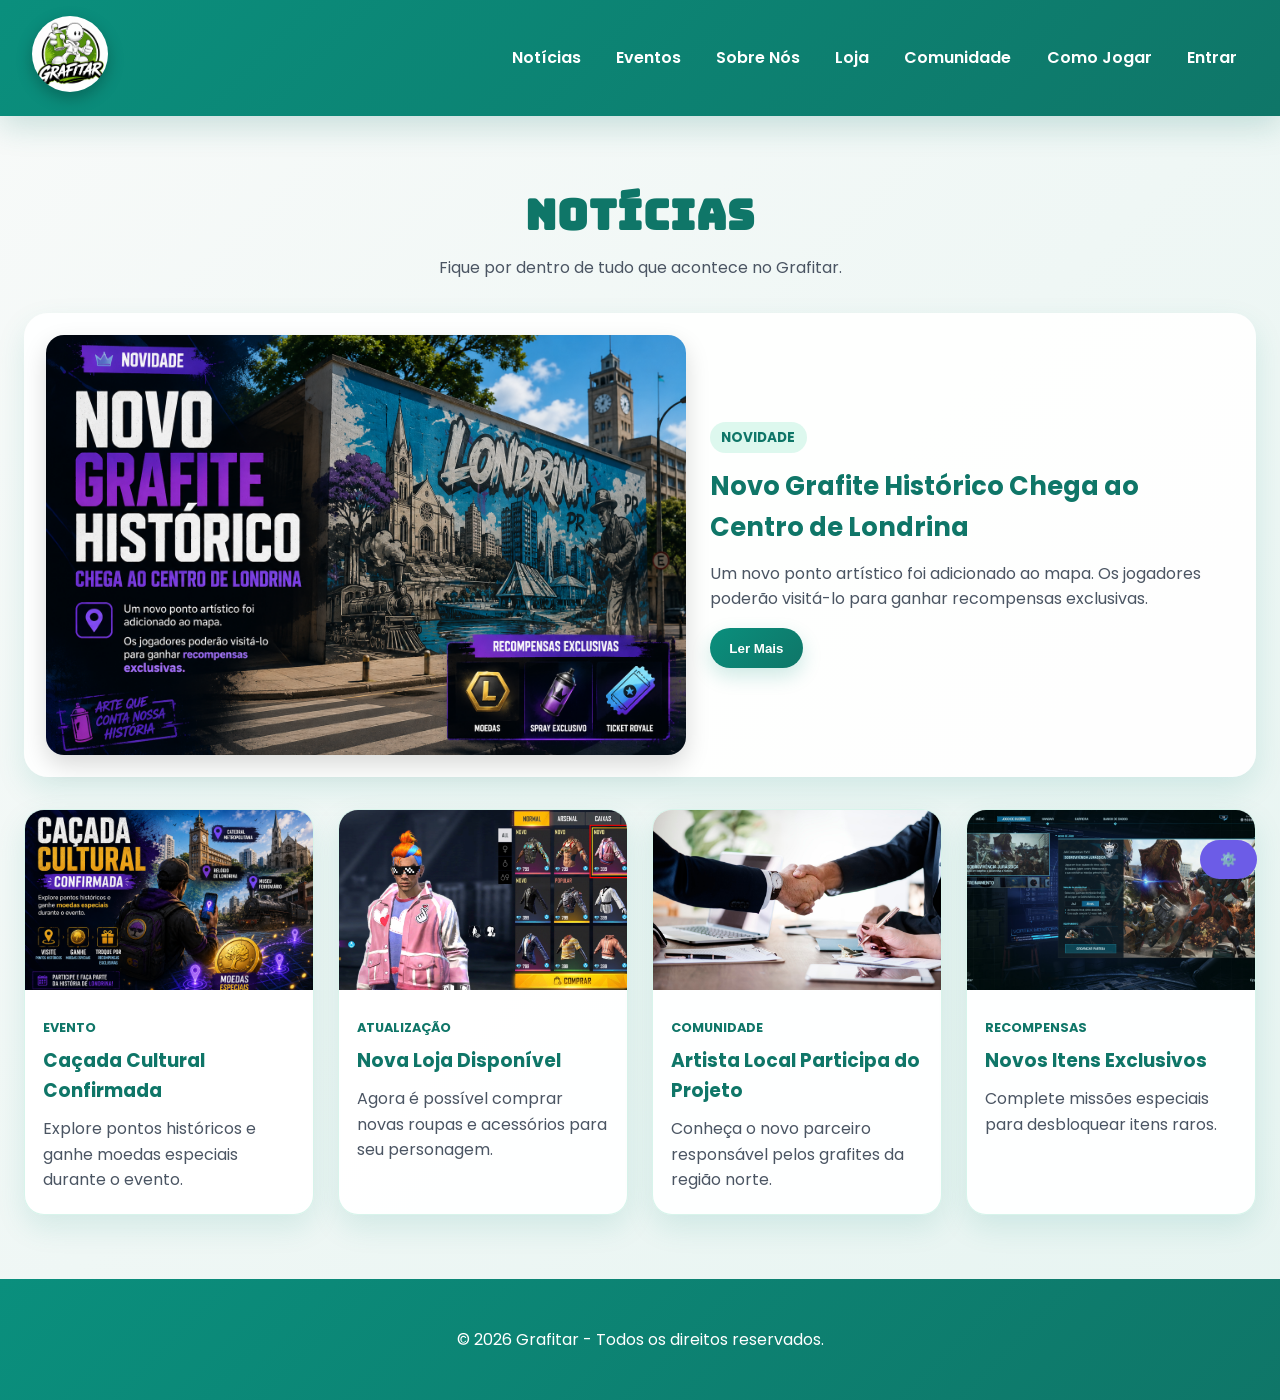
<file: noticias.html>
<!DOCTYPE html>
<html lang="pt-BR">
<head>
    <meta charset="UTF-8">
    <meta name="viewport" content="width=device-width, initial-scale=1.0">
    <title>Notícias - Grafitar</title>
    <link rel="stylesheet" href="noticias.css">
</head>
<body>

    <header>

        <div class="logo">
            <a href="index.html">
                <img src="logo.png" alt="Logo Grafitar" id="logo">
            </a>
        </div>

        <nav>
            <a href="noticias.html" id="linkNoticias">Notícias</a>
            <a href="eventos.html" id="linkEventos">Eventos</a>
            <a href="desen.html" id="linkSobre">Sobre Nós</a>
            <a href="loja.html" id="linkLoja">Loja</a>
            <a href="comunidade.html" id="linkComunidade">Comunidade</a>
            <a href="comojogar.html" id="linkComoJogar">Como Jogar</a>
            <a href="entrar.html" id="linkEntrar">Entrar</a>
        </nav>

    </header>

    <main>

        <section class="titulo">
            <h1 id="noticiasPrincipalTitulo">NOTÍCIAS</h1>
            <p id="noticiasPrincipalSubtitulo">Fique por dentro de tudo que acontece no Grafitar.</p>
        </section>

        <section class="destaque">

            <img src="noticia-destaque.jpg" alt="Notícia Destaque">

            <div class="texto-destaque">
                <span id="destaqueTag">NOVIDADE</span>

                <h2 id="destaceTitulo">
                    Novo Grafite Histórico Chega ao Centro de Londrina
                </h2>

                <p id="destaqueTexto">
                    Um novo ponto artístico foi adicionado ao mapa.
                    Os jogadores poderão visitá-lo para ganhar
                    recompensas exclusivas.
                </p>

                <button id="destaqueBotao">Ler Mais</button>
            </div>

        </section>

        <section class="noticias">

            <article class="card">

                <img src="img1.jpg" alt="">

                <div class="conteudo">

                    <span id="card1Tag">EVENTO</span>

                    <h3 id="card1Titulo">Caçada Cultural Confirmada</h3>

                    <p id="card1Texto">
                        Explore pontos históricos e ganhe moedas
                        especiais durante o evento.
                    </p>

                </div>

            </article>

            <article class="card">

                <img src="img2.jpg" alt="">

                <div class="conteudo">

                    <span id="card2Tag">ATUALIZAÇÃO</span>

                    <h3 id="card2Titulo">Nova Loja Disponível</h3>

                    <p id="card2Texto">
                        Agora é possível comprar novas roupas
                        e acessórios para seu personagem.
                    </p>

                </div>

            </article>

            <article class="card">

                <img src="img3.jpg" alt="">

                <div class="conteudo">

                    <span id="card3Tag">COMUNIDADE</span>

                    <h3 id="card3Titulo">Artista Local Participa do Projeto</h3>

                    <p id="card3Texto">
                        Conheça o novo parceiro responsável
                        pelos grafites da região norte.
                    </p>

                </div>

            </article>

            <article class="card">

                <img src="img4.jpg" alt="">

                <div class="conteudo">

                    <span id="card4Tag">RECOMPENSAS</span>

                    <h3 id="card4Titulo">Novos Itens Exclusivos</h3>

                    <p id="card4Texto">
                        Complete missões especiais para desbloquear
                        itens raros.
                    </p>

                </div>

            </article>

        </section>

    </main>

    <div class="container1" id="container1">  
        <button id="toggleBtn" class="main-btn">
            ⚙️
        </button>

        
        <div id="menu3" class="menu3 hidden">
            <button id="lightModeBtn">Light Mode</button>
            <button id="darkModeBtn">Dark Mode</button>
            <button id="us">Inglês</button>
            <button id="pt">Português</button>
            <button id="es">Español</button>
            <button id="jp">日本語</button>
        </div>
    </div>

    <footer>

        <p id="footerTexto">
            © 2026 Grafitar - Todos os direitos reservados.
        </p>

    </footer>

</body>
    <script src="noticias.js"></script>
</html>
</file>
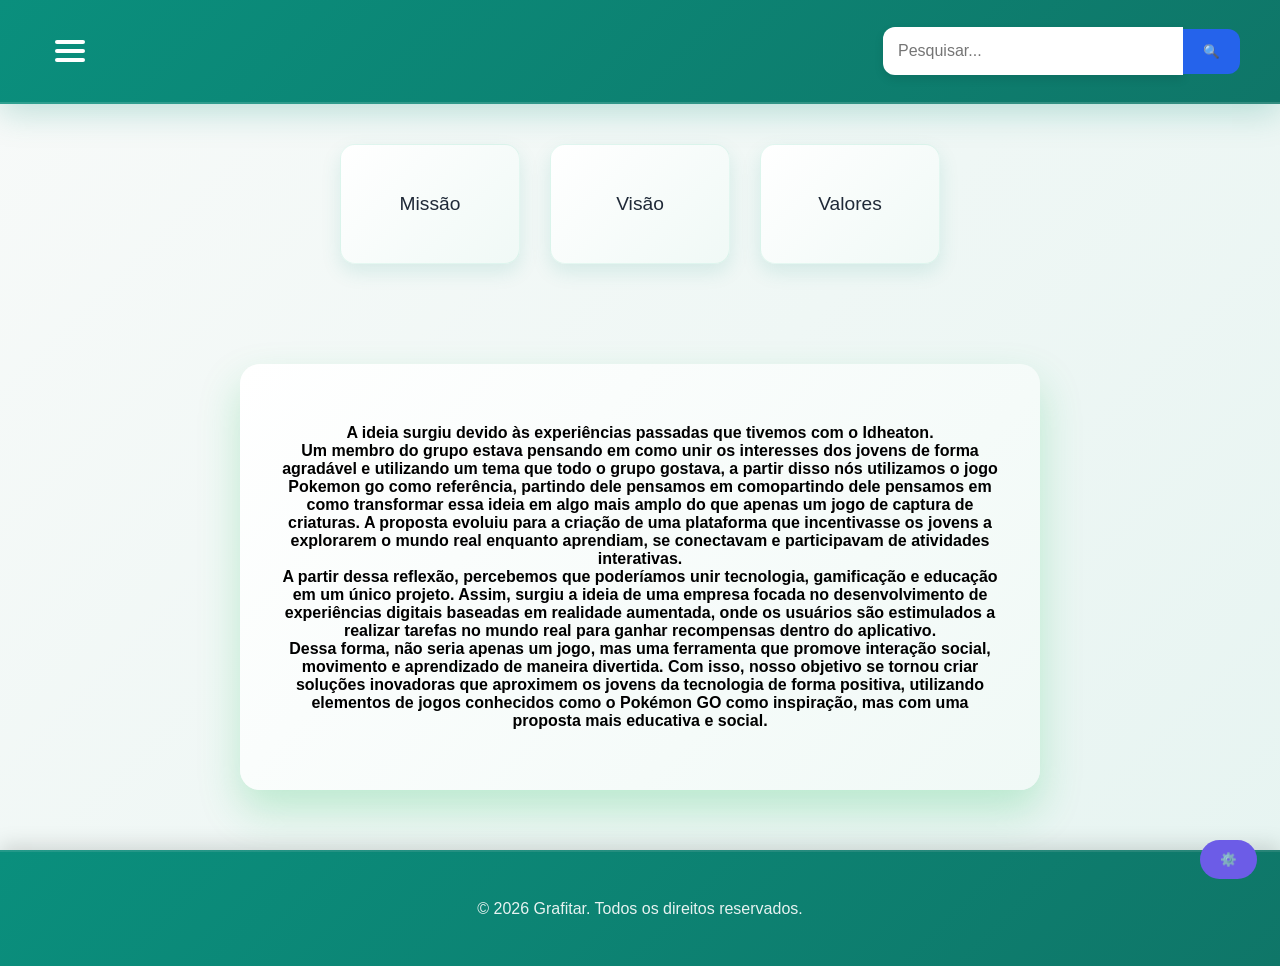
<file: sobre.html>
<!DOCTYPE html>
<html lang="en">
<head>
    <meta charset="UTF-8">
    <meta name="viewport" content="width=device-width, initial-scale=1.0">
    <title>Document</title>
    <link rel="stylesheet" href="sobre.css">
</head>
<body>
    <header>
        <nav>
            <div class="hamburger" id="hamburger">
                <div></div>
                <div></div>
                <div></div>
            </div>
        </nav>


        <div class="menu" id="menu">
            <a id="linkHome" href="i.html">Home</a>
            <a id="linkDesenvolvimento" href="desen.html">Desenvolvimento</a>
            <a id="linkSobre" href="sobre.html">Sobre</a>
            <a id="linkComoJogar" href="comojogar.html">Como Jogar</a>
        </div>

        <div class="pesquisa">

            <input 
                type="text" 
                id="barraPesquisa"
                placeholder="Pesquisar..."
            >

            <button onclick="pesquisar()">
                🔍
            </button>

        </div>
    </header>


    <div class="container" id="container">
        <div class="card" onclick="abrirCard1('Missão')">Missão</div>
        <div class="card" onclick="abrirCard2('Visão')">Visão</div>
        <div class="card" onclick="abrirCard3('Valores')">Valores</div>
    </div>

        <div class="modal1" id="modal1" onclick="fecharCard1(event)">
        <div class="modal-content">
            <span class="fechar" onclick="fecharCard1(event)">&times;</span>
            <h2 id="titulo1"></h2>
            <p>incentivar o comércio de rua em londrina, focando nos jovens, fazendo com que eles descubram mais lojas e assim aumentando o lucro gerado pelo comércio.</p>
        </div>
    </div>

    <div class="modal2" id="modal2" onclick="fecharCard2(event)">
        <div class="modal-content">
            <span class="fechar" onclick="fecharCard2(event)">&times;</span>
            <h2 id="titulo2">Visão</h2>
            <p>Visamos alcançar lucro o suficiente para fazer parcerias e expandir o nosso produto ao redor do país e talvez do mundo, até o ponto em que ele estabilize e gere lucro de forma estável.</p>
        </div>
    </div>
    <div class="modal3" id="modal3" onclick="fecharCard3(event)">
        <div class="modal-content">
            <span class="fechar" onclick="fecharCard3(event)">&times;</span>
            <h2 id="titulo3">Valores</h2>
            <p>Nós acreditamos que com os métodos convencionais seria muito difícil fazer com que os jovens explorem a cidade por conta própria, assim desenvolvemos um app que une as carências do comércio com nosso ideal de espalhar diversão.</p>
        </div>
    </div>



    <h1>
        A ideia surgiu devido às experiências passadas que tivemos com o Idheaton.<br>
        Um membro do grupo estava pensando em como unir os interesses dos jovens de forma agradável e utilizando um tema que todo o grupo gostava, a partir disso nós utilizamos o jogo Pokemon go como referência, partindo dele pensamos em comopartindo dele pensamos em como transformar essa ideia em algo mais amplo do que apenas um jogo de captura de criaturas. A proposta evoluiu para a criação de uma plataforma que incentivasse os jovens a explorarem o mundo real enquanto aprendiam, se conectavam e participavam de atividades interativas.<br>

        A partir dessa reflexão, percebemos que poderíamos unir tecnologia, gamificação e educação em um único projeto. Assim, surgiu a ideia de uma empresa focada no desenvolvimento de experiências digitais baseadas em realidade aumentada, onde os usuários são estimulados a realizar tarefas no mundo real para ganhar recompensas dentro do aplicativo.<br>

        Dessa forma, não seria apenas um jogo, mas uma ferramenta que promove interação social, movimento e aprendizado de maneira divertida. Com isso, nosso objetivo se tornou criar soluções inovadoras que aproximem os jovens da tecnologia de forma positiva, utilizando elementos de jogos conhecidos como o Pokémon GO como inspiração, mas com uma proposta mais educativa e social.<br>
    </h1>

    <div class="container1" id="container1">  
        <button id="toggleBtn" class="main-btn">
            ⚙️
        </button>

        
        <div id="menu3" class="menu3 hidden">
            <button id="lightModeBtn">Light Mode</button>
            <button id="darkModeBtn">Dark Mode</button>
            <button id="us">Inglês</button>
            <button id="pt">Português</button>
            <button id="es">Español</button>
            <button id="jp">日本語</button>
        </div>
    </div>


    <footer>
        <p id="footerTexto">© 2026 Grafitar. Todos os direitos reservados.</p>
    </footer>
    
</body>
<script src="jsSobre.js"></script>
</html>
</file>
<file: i.css>
@import url('https://fonts.googleapis.com/css2?family=Poppins:wght@300;400;600;700&display=swap');
@import url('https://fonts.googleapis.com/css2?family=Bungee&display=swap');

:root {
    --verde: #0A8F7D;
    --verde-escuro: #0F7668;
    --verde-claro: #34D399;
    --fundo: #F8FAF9;
    --fundo-2: #E6F4F1;
    --texto: #1F2937;
    --branco: #FFFFFF;
}

* {
    box-sizing: border-box;
}

body {
    margin: 0;
    padding: 0;
    font-family: 'Poppins', sans-serif;
    background: linear-gradient(135deg, var(--fundo) 0%, var(--fundo-2) 100%);
    min-height: 100vh;
    color: var(--texto);
    line-height: 1.6;
}

header {
    display: flex;
    justify-content: space-between;
    align-items: center;
    padding: 1rem 2rem;
    background: linear-gradient(135deg, var(--verde) 0%, var(--verde-escuro) 100%);
    box-shadow: 0 10px 30px rgba(15, 118, 104, 0.2);
    position: sticky;
    top: 0;
    z-index: 1000;
}

header a {
    text-decoration: none;
    color: var(--branco);
}

nav {
    display: flex;
    flex-wrap: wrap;
    gap: 0.8rem;
    justify-content: flex-end;
}

nav a {
    font-weight: 600;
    padding: 0.45rem 0.7rem;
    border-radius: 999px;
    transition: background 0.3s ease, transform 0.2s ease;
}

nav a:hover {
    background: rgba(255, 255, 255, 0.16);
    transform: translateY(-1px);
}

#logo {
    width: 76px;
    height: 76px;
    border-radius: 50%;
    object-fit: cover;
    box-shadow: 0 6px 16px rgba(0, 0, 0, 0.25);
}

.hero {
    padding: 5rem 2rem 4rem;
    min-height: 80vh;
    display: flex;
    align-items: center;
    justify-content: flex-start;
    background:
        linear-gradient(115deg, rgba(10, 143, 125, 0.88), rgba(6, 78, 59, 0.92)),
        url("banner.png") center/cover no-repeat;
    color: var(--branco);
}

.hero-texto {
    max-width: 650px;
}

.hero-texto h1 {
    font-family: 'Bungee', cursive;
    font-size: clamp(2rem, 4vw, 3rem);
    margin: 0 0 1rem;
    line-height: 1.2;
    color: var(--branco);
    text-align: left;
}

.hero-texto p {
    font-size: 1.1rem;
    margin: 0 0 1.8rem;
    max-width: 560px;
}

.btn {
    display: inline-block;
    padding: 0.9rem 1.4rem;
    background: var(--branco);
    color: var(--verde-escuro);
    font-weight: 700;
    border-radius: 999px;
    text-decoration: none;
    box-shadow: 0 8px 20px rgba(0, 0, 0, 0.18);
    transition: transform 0.3s ease, box-shadow 0.3s ease;
}

.btn:hover {
    transform: translateY(-3px);
    box-shadow: 0 12px 24px rgba(0, 0, 0, 0.24);
}

section {
    padding: 4rem 2rem;
}

section h2 {
    text-align: center;
    margin-bottom: 2rem;
    font-size: 2rem;
    color: var(--verde-escuro);
    font-family: 'Bungee', cursive;
}

.cards,
.passos {
    display: grid;
    gap: 1.5rem;
    grid-template-columns: repeat(auto-fit, minmax(220px, 1fr));
}

.card,
.passo,
.evento,
.noticia {
    background: rgba(255, 255, 255, 0.95);
    border: 1px solid rgba(16, 185, 129, 0.16);
    border-radius: 20px;
    padding: 1.5rem;
    box-shadow: 0 12px 30px rgba(10, 143, 125, 0.12);
    transition: transform 0.3s ease, box-shadow 0.3s ease;
}

.card:hover,
.passo:hover,
.evento:hover,
.noticia:hover {
    transform: translateY(-6px);
    box-shadow: 0 18px 34px rgba(10, 143, 125, 0.18);
}

.card h3,
.passo h3,
.evento h3,
.noticia h3 {
    margin-top: 0;
    color: var(--verde-escuro);
}

.imagens {
    display: grid;
    gap: 1.5rem;
    grid-template-columns: repeat(auto-fit, minmax(220px, 1fr));
}

.imagens img {
    width: 100%;
    height: 260px;
    object-fit: cover;
    border-radius: 20px;
    box-shadow: 0 12px 28px rgba(0, 0, 0, 0.16);
    border: 4px solid rgba(255, 255, 255, 0.75);
}

.cta {
    text-align: center;
    background: linear-gradient(135deg, rgba(10, 143, 125, 0.12), rgba(52, 211, 153, 0.16));
    border-radius: 24px;
    margin: 0 1rem 2rem;
}

.cta h2 {
    margin-bottom: 1.5rem;
}

footer {
    background: linear-gradient(135deg, var(--verde) 0%, var(--verde-escuro) 100%);
    color: var(--branco);
    text-align: center;
    padding: 2.5rem 1.5rem;
}

footer p {
    margin: 0;
    opacity: 0.95;
}

@media (max-width: 768px) {
    header {
        flex-direction: column;
        gap: 0.75rem;
    }

    nav {
        justify-content: center;
    }

    .hero {
        padding-top: 3rem;
        min-height: auto;
    }

    .hero-texto {
        text-align: center;
        margin: 0 auto;
    }

    .hero-texto h1 {
        text-align: center;
    }

    .hero-texto p {
        margin-left: auto;
        margin-right: auto;
    }
}

h1

footer .redes a{
    color: white;
    text-decoration: none;
    font-size: 18px;
    transition: 0.3s;
}

footer .redes a:hover{
    transform: translateY(-3px);
    opacity: 0.8;
}

@media (max-width: 768px) {

    .container {
        grid-template-columns: repeat(auto-fit, minmax(150px, 1fr));
        padding: 20px;
        gap: 20px;
    }

    .card {
        width: 150px;
        height: 100px;
    }

    header h1 {
        font-size: 2rem;
    }

    #logo {
        width: 60px;
        height: 60px;
    }
}

.dark-mode{
    background: #121212;
    color: #ffffff;
}

.dark-mode header{
    background: #1e1e1e;
}

.dark-mode footer{
    background: #1e1e1e;
}

.dark-mode .card{
    background: #2a2a2a;
    color: #ffffff;
}

.dark-mode .modal-content{
    background: #2a2a2a;
    color: #ffffff;
}
.dark-mode h1{
    color: #ffffff; 
}

.dark-mode .menu3 {
    background: #1f1f1f;
    box-shadow: 0 10px 30px rgba(0,0,0,0.6);
}

.dark-mode .menu3 button {
    background: #333;
    color: #fff;
}

.dark-mode .main-btn {
    background: #4c3bd7;
}


.container1 {
    position: fixed;
    right: 80px;
    bottom: 60px;
    margin: 0;
    z-index: 50;
}

.main-btn {
  padding: 12px 20px;
  background: #6c5ce7;
  color: white;
  border: none;
  cursor: pointer;
  border-radius: 100px;
    position: fixed;
    z-index: 1;
}


.menu3 {
    position: absolute;
    right: 0;
    bottom: calc(100% + 8px);
    display: grid;
    grid-template-columns: 1fr 1fr;
    gap: 10px;
    width: 300px;
    padding: 10px;
    background: white;
    border-radius: 10px;
    box-shadow: 0 10px 30px rgba(0,0,0,0.2);
    z-index: 1000;
}


.menu3 button {
  padding: 10px;
  border: none;
  cursor: pointer;
  background: #eee;
  border-radius: 6px;
}

.menu3 button:hover {
  background: #ddd;
}


.hidden {
  display: none;
}

#oi{
    color: #fff;
}
</file>
<file: como.css>
@import url('https://fonts.googleapis.com/css2?family=Poppins:wght@300;400;600;700&display=swap');
@import url('https://fonts.googleapis.com/css2?family=Bungee&display=swap');

:root {
    --verde: #0A8F7D;
    --verde-escuro: #0F7668;
    --verde-claro: #34D399;
    --fundo: #F8FAF9;
    --fundo-2: #E6F4F1;
    --texto: #1F2937;
    --branco: #FFFFFF;
}

* { box-sizing: border-box; }

body {
    margin: 0;
    padding: 0;
    font-family: 'Poppins', sans-serif;
    background: linear-gradient(135deg, var(--fundo) 0%, var(--fundo-2) 100%);
    min-height: 100vh;
    color: var(--texto);
    line-height: 1.6;
}


header {
    display: flex;
    justify-content: space-between;
    align-items: center;
    padding: 1rem 2rem;
    background: linear-gradient(135deg, var(--verde) 0%, var(--verde-escuro) 100%);
    box-shadow: 0 10px 30px rgba(15, 118, 104, 0.2);
    position: sticky;
    top: 0;
    z-index: 1000;
}

header a { text-decoration: none; color: var(--branco); }

.logo img {
    width: 56px;
    height: 56px;
    border-radius: 50%;
    object-fit: cover;
    box-shadow: 0 6px 16px rgba(0,0,0,0.25);
    display: block;
}

nav {
    display: flex;
    flex-wrap: wrap;
    gap: 0.8rem;
    justify-content: flex-end;
}

nav a {
    font-weight: 600;
    padding: 0.45rem 0.7rem;
    border-radius: 999px;
    transition: background 0.3s ease, transform 0.2s ease;
    color: var(--branco);
    text-decoration: none;
}

nav a:hover {
    background: rgba(255,255,255,0.16);
    transform: translateY(-1px);
}

.como-jogar {
    max-width: 860px;
    margin: 3rem auto;
    padding: 2.5rem;
    background: rgba(255,255,255,0.95);
    border-radius: 24px;
    border-left: 5px solid var(--verde-claro);
    box-shadow: 0 12px 40px rgba(10,143,125,0.10);
}

.como-jogar h1 {
    font-family: 'Bungee', cursive;
    font-size: clamp(1.8rem, 3vw, 2.4rem);
    color: var(--verde-escuro);
    margin: 0 0 1.2rem;
}

.como-jogar h2 {
    font-family: 'Bungee', cursive;
    font-size: 1.15rem;
    color: var(--verde-escuro);
    margin: 2rem 0 0.6rem;
    padding-bottom: 0.4rem;
    border-bottom: 2px solid rgba(52,211,153,0.3);
    font-weight: 400;
}

.como-jogar p {
    font-size: 0.95rem;
    color: #4B5563;
    margin: 0 0 0.9rem;
}

.como-jogar ul {
    margin: 0 0 1rem 1.2rem;
    padding: 0;
    display: flex;
    flex-direction: column;
    gap: 0.4rem;
}

.como-jogar ul li {
    font-size: 0.95rem;
    color: #4B5563;
    padding-left: 0.3rem;
}

.como-jogar ul li::marker {
    color: var(--verde-claro);
}


.container1 {
    position: fixed;
    right: 80px;
    bottom: 60px;
    z-index: 50;
}

.main-btn {
    padding: 12px 20px;
    background: #6c5ce7;
    color: white;
    border: none;
    cursor: pointer;
    border-radius: 100px;
    position: fixed;
    right: 80px;
    bottom: 60px;
    z-index: 51;
    font-size: 1rem;
}

.menu3 {
    position: fixed;
    right: 80px;
    bottom: 110px;
    display: grid;
    grid-template-columns: 1fr 1fr;
    gap: 10px;
    width: 300px;
    padding: 10px;
    background: white;
    border-radius: 10px;
    box-shadow: 0 10px 30px rgba(0,0,0,0.2);
    z-index: 1000;
}

.menu3 button {
    padding: 10px;
    border: none;
    cursor: pointer;
    background: #eee;
    border-radius: 6px;
    font-family: 'Poppins', sans-serif;
}

.menu3 button:hover { background: #ddd; }

.hidden { display: none; }


footer {
    background: linear-gradient(135deg, var(--verde) 0%, var(--verde-escuro) 100%);
    color: var(--branco);
    text-align: center;
    padding: 2.5rem 1.5rem;
    margin-top: 2rem;
}

footer p { margin: 0; opacity: 0.95; }


.dark-mode {
    background: #121212;
    color: #ffffff;
}

.dark-mode header { background: #1e1e1e; }
.dark-mode footer { background: #1e1e1e; }

.dark-mode .como-jogar {
    background: #1e1e1e;
    border-left-color: var(--verde-claro);
    box-shadow: 0 12px 40px rgba(0,0,0,0.4);
}

.dark-mode .como-jogar h1,
.dark-mode .como-jogar h2 { color: var(--verde-claro); }

.dark-mode .como-jogar p,
.dark-mode .como-jogar li { color: #9CA3AF; }

.dark-mode .como-jogar h2 { border-bottom-color: rgba(52,211,153,0.2); }

.dark-mode .menu3 {
    background: #1f1f1f;
    box-shadow: 0 10px 30px rgba(0,0,0,0.6);
}

.dark-mode .menu3 button { background: #333; color: #fff; }
.dark-mode .main-btn { background: #4c3bd7; }


@media (max-width: 768px) {
    header {
        flex-direction: column;
        gap: 0.75rem;
    }

    nav { justify-content: center; }

    .como-jogar {
        margin: 1.5rem 1rem;
        padding: 1.5rem 1.2rem;
    }

    .main-btn { right: 16px; bottom: 24px; }
    .menu3     { right: 16px; bottom: 80px; width: 260px; }
}
</file>
<file: comunidade.css>
@import url('https://fonts.googleapis.com/css2?family=Poppins:wght@300;400;600;700&display=swap');
@import url('https://fonts.googleapis.com/css2?family=Bungee&display=swap');

:root {
    --verde: #0A8F7D;
    --verde-escuro: #0F7668;
    --verde-claro: #34D399;
    --fundo: #F8FAF9;
    --fundo-2: #E6F4F1;
    --texto: #1F2937;
    --branco: #FFFFFF;
}

* { box-sizing: border-box; }

body {
    margin: 0;
    padding: 0;
    font-family: 'Poppins', sans-serif;
    background: linear-gradient(135deg, var(--fundo) 0%, var(--fundo-2) 100%);
    min-height: 100vh;
    color: var(--texto);
    line-height: 1.6;
}


header {
    display: flex;
    justify-content: space-between;
    align-items: center;
    padding: 1rem 2rem;
    background: linear-gradient(135deg, var(--verde) 0%, var(--verde-escuro) 100%);
    box-shadow: 0 10px 30px rgba(15, 118, 104, 0.2);
    position: sticky;
    top: 0;
    z-index: 1000;
}

header a { text-decoration: none; color: var(--branco); }

.logo img {
    width: 56px;
    height: 56px;
    border-radius: 50%;
    object-fit: cover;
    box-shadow: 0 6px 16px rgba(0,0,0,0.25);
    display: block;
}

nav {
    display: flex;
    flex-wrap: wrap;
    gap: 0.8rem;
    justify-content: flex-end;
}

nav a {
    font-weight: 600;
    padding: 0.45rem 0.7rem;
    border-radius: 999px;
    transition: background 0.3s ease, transform 0.2s ease;
    color: var(--branco);
    text-decoration: none;
}

nav a:hover {
    background: rgba(255,255,255,0.16);
    transform: translateY(-1px);
}


.banner {
    min-height: 220px;
    display: flex;
    align-items: center;
    justify-content: center;
    padding: 3rem 2rem;
    background:
        linear-gradient(115deg, rgba(10,143,125,0.88), rgba(6,78,59,0.92)),
        url("banner.png") center/cover no-repeat;
    color: var(--branco);
    text-align: center;
}

.banner h1 {
    font-family: 'Bungee', cursive;
    font-size: clamp(2rem, 4vw, 3rem);
    margin: 0;
    line-height: 1.2;
}


.container {
    max-width: 1100px;
    margin: 0 auto;
    padding: 2.5rem 2rem;
}


.titulo {
    font-family: 'Bungee', cursive;
    font-size: 1.6rem;
    color: var(--verde-escuro);
    margin: 2rem 0 1.2rem;
    font-weight: 400;
}


.ranking {
    background: rgba(255,255,255,0.95);
    border: 1px solid rgba(16,185,129,0.16);
    border-radius: 20px;
    padding: 1.5rem;
    margin-bottom: 1.5rem;
    box-shadow: 0 12px 30px rgba(10,143,125,0.10);
    transition: transform 0.3s ease, box-shadow 0.3s ease;
}

.ranking:hover {
    transform: translateY(-4px);
    box-shadow: 0 18px 34px rgba(10,143,125,0.16);
}

.ranking h2 {
    font-family: 'Bungee', cursive;
    font-size: 1.1rem;
    color: var(--verde-escuro);
    margin: 0 0 1rem;
    font-weight: 400;
}


table {
    width: 100%;
    border-collapse: collapse;
    font-size: 0.92rem;
}

th {
    background: linear-gradient(135deg, var(--verde), var(--verde-escuro));
    color: var(--branco);
    padding: 0.65rem 1rem;
    text-align: left;
    font-weight: 600;
    font-size: 0.85rem;
}

th:first-child { border-radius: 10px 0 0 10px; }
th:last-child  { border-radius: 0 10px 10px 0; }

td {
    padding: 0.65rem 1rem;
    border-bottom: 1px solid rgba(16,185,129,0.1);
    color: var(--texto);
}

tr:last-child td { border-bottom: none; }

tr:nth-child(even) td {
    background: rgba(52,211,153,0.05);
}


.cards {
    display: grid;
    gap: 1.5rem;
    grid-template-columns: repeat(auto-fit, minmax(200px, 1fr));
    margin-top: 1rem;
}

.card {
    background: rgba(255,255,255,0.95);
    border: 1px solid rgba(16,185,129,0.16);
    border-radius: 20px;
    padding: 1.5rem 1rem;
    box-shadow: 0 12px 30px rgba(10,143,125,0.12);
    transition: transform 0.3s ease, box-shadow 0.3s ease;
    text-align: center;
    display: flex;
    flex-direction: column;
    gap: 0.5rem;
}

.card:hover {
    transform: translateY(-6px);
    box-shadow: 0 18px 34px rgba(10,143,125,0.18);
}

.card h3 {
    margin: 0;
    color: var(--verde-escuro);
    font-size: 0.9rem;
    font-weight: 600;
}

.card .numero {
    font-family: 'Bungee', cursive;
    font-size: 2rem;
    color: var(--verde);
    line-height: 1.1;
}

.container1 {
    position: fixed;
    right: 80px;
    bottom: 60px;
    z-index: 50;
}

.main-btn {
    padding: 12px 20px;
    background: #6c5ce7;
    color: white;
    border: none;
    cursor: pointer;
    border-radius: 100px;
    position: fixed;
    right: 80px;
    bottom: 60px;
    z-index: 51;
    font-size: 1rem;
}

.menu3 {
    position: fixed;
    right: 80px;
    bottom: 110px;
    display: grid;
    grid-template-columns: 1fr 1fr;
    gap: 10px;
    width: 300px;
    padding: 10px;
    background: white;
    border-radius: 10px;
    box-shadow: 0 10px 30px rgba(0,0,0,0.2);
    z-index: 1000;
}

.menu3 button {
    padding: 10px;
    border: none;
    cursor: pointer;
    background: #eee;
    border-radius: 6px;
    font-family: 'Poppins', sans-serif;
}

.menu3 button:hover { background: #ddd; }

.hidden { display: none; }


footer {
    background: linear-gradient(135deg, var(--verde) 0%, var(--verde-escuro) 100%);
    color: var(--branco);
    text-align: center;
    padding: 2.5rem 1.5rem;
    margin-top: 2rem;
    font-size: 0.95rem;
    opacity: 0.95;
}


.dark-mode {
    background: #121212;
    color: #ffffff;
}

.dark-mode header { background: #1e1e1e; }
.dark-mode footer { background: #1e1e1e; }

.dark-mode .ranking,
.dark-mode .card {
    background: #2a2a2a;
    color: #ffffff;
    border-color: rgba(52,211,153,0.15);
}

.dark-mode .ranking h2,
.dark-mode .card h3 { color: var(--verde-claro); }

.dark-mode td { color: #e5e7eb; border-color: rgba(52,211,153,0.1); }
.dark-mode tr:nth-child(even) td { background: rgba(52,211,153,0.07); }

.dark-mode .titulo { color: var(--verde-claro); }
.dark-mode .card .numero { color: var(--verde-claro); }

.dark-mode .menu3 {
    background: #1f1f1f;
    box-shadow: 0 10px 30px rgba(0,0,0,0.6);
}

.dark-mode .menu3 button { background: #333; color: #fff; }
.dark-mode .main-btn { background: #4c3bd7; }


@media (max-width: 768px) {
    header {
        flex-direction: column;
        gap: 0.75rem;
    }

    nav { justify-content: center; }

    .banner { min-height: auto; padding: 2rem 1rem; }

    .container { padding: 1.5rem 1rem; }

    .cards {
        grid-template-columns: repeat(auto-fit, minmax(140px, 1fr));
    }

    table { font-size: 0.8rem; }
    th, td { padding: 0.5rem 0.6rem; }

    .main-btn { right: 16px; bottom: 24px; }
    .menu3     { right: 16px; bottom: 80px; width: 260px; }
}
</file>
<file: entrar.css>
@import url('https://fonts.googleapis.com/css2?family=Poppins:wght@300;400;600;700&display=swap');
@import url('https://fonts.googleapis.com/css2?family=Bungee&display=swap');

:root {
    --verde: #0A8F7D;
    --verde-escuro: #0F7668;
    --verde-claro: #34D399;
    --fundo: #F8FAF9;
    --fundo-2: #E6F4F1;
    --texto: #1F2937;
    --branco: #FFFFFF;
}

* { box-sizing: border-box; }

body {
    margin: 0;
    padding: 0;
    font-family: 'Poppins', sans-serif;
    background: linear-gradient(135deg, var(--fundo) 0%, var(--fundo-2) 100%);
    min-height: 100vh;
    color: var(--texto);
    line-height: 1.6;
}


.login-container {
    display: flex;
    flex-wrap: wrap;
    gap: 2.5rem;
    align-items: center;
    justify-content: center;
    padding: 4rem 2rem;
    background:
        linear-gradient(115deg, rgba(10,143,125,0.88), rgba(6,78,59,0.92)),
        url("banner.png") center/cover no-repeat;
    min-height: 500px;
}

.logo-area {
    color: var(--branco);
    text-align: center;
    max-width: 300px;
}

.logo-area img {
    width: 100px;
    height: 100px;
    border-radius: 50%;
    object-fit: cover;
    box-shadow: 0 8px 24px rgba(0,0,0,0.3);
    margin-bottom: 1rem;
}

.logo-area h1 {
    font-family: 'Bungee', cursive;
    font-size: 2rem;
    margin: 0 0 0.5rem;
}

.logo-area p {
    font-size: 1rem;
    opacity: 0.88;
    margin: 0;
}

.login-box {
    background: rgba(255,255,255,0.97);
    border-radius: 24px;
    padding: 2rem 2.5rem;
    width: 100%;
    max-width: 380px;
    box-shadow: 0 20px 50px rgba(0,0,0,0.2);
    display: flex;
    flex-direction: column;
    gap: 0.8rem;
}

.login-box h2 {
    font-family: 'Bungee', cursive;
    color: var(--verde-escuro);
    margin: 0 0 0.5rem;
    font-size: 1.4rem;
    font-weight: 400;
}

.login-box form {
    display: flex;
    flex-direction: column;
    gap: 0.5rem;
}

.login-box label {
    font-weight: 600;
    font-size: 0.85rem;
    color: var(--texto);
}

.login-box input {
    padding: 0.7rem 1rem;
    border: 2px solid rgba(16,185,129,0.25);
    border-radius: 12px;
    font-family: 'Poppins', sans-serif;
    font-size: 0.9rem;
    color: var(--texto);
    background: var(--fundo);
    outline: none;
    transition: border-color 0.2s;
}

.login-box input:focus {
    border-color: var(--verde-claro);
}

.login-box form button {
    margin-top: 0.5rem;
    padding: 0.75rem;
    background: linear-gradient(135deg, var(--verde) 0%, var(--verde-escuro) 100%);
    color: var(--branco);
    font-family: 'Poppins', sans-serif;
    font-weight: 700;
    font-size: 1rem;
    border: none;
    border-radius: 999px;
    cursor: pointer;
    box-shadow: 0 6px 18px rgba(10,143,125,0.25);
    transition: transform 0.2s, box-shadow 0.2s;
}

.login-box form button:hover {
    transform: translateY(-2px);
    box-shadow: 0 10px 24px rgba(10,143,125,0.32);
}

.login-box a {
    text-align: center;
    font-size: 0.85rem;
    color: var(--verde);
    text-decoration: none;
    font-weight: 600;
    transition: opacity 0.2s;
}

.login-box a:hover { opacity: 0.75; }

.login-box hr {
    border: none;
    border-top: 1px solid rgba(16,185,129,0.2);
    margin: 0.4rem 0;
}

.login-box > button {
    padding: 0.7rem;
    background: transparent;
    color: var(--verde-escuro);
    font-family: 'Poppins', sans-serif;
    font-weight: 700;
    font-size: 0.95rem;
    border: 2px solid var(--verde);
    border-radius: 999px;
    cursor: pointer;
    transition: background 0.2s, color 0.2s;
}

.login-box > button:hover {
    background: var(--verde);
    color: var(--branco);
}


.beneficios,
.conta-demo,
.seguranca {
    max-width: 900px;
    margin: 2.5rem auto;
    padding: 0 2rem;
}

.beneficios h2,
.conta-demo h2,
.seguranca h2 {
    font-family: 'Bungee', cursive;
    font-size: 1.4rem;
    color: var(--verde-escuro);
    margin: 0 0 1.5rem;
    font-weight: 400;
}


.beneficios {
    display: block;
}

.beneficios > div {
    background: rgba(255,255,255,0.95);
    border: 1px solid rgba(16,185,129,0.16);
    border-radius: 20px;
    padding: 1.4rem 1.6rem;
    margin-bottom: 1rem;
    box-shadow: 0 8px 24px rgba(10,143,125,0.08);
    transition: transform 0.3s ease, box-shadow 0.3s ease;
}

.beneficios > div:hover {
    transform: translateY(-4px);
    box-shadow: 0 14px 30px rgba(10,143,125,0.15);
}

.beneficios h3 {
    margin: 0 0 0.4rem;
    color: var(--verde-escuro);
    font-size: 1rem;
}

.beneficios p {
    margin: 0;
    color: #4B5563;
    font-size: 0.9rem;
}


.conta-demo {
    background: rgba(255,255,255,0.95);
    border: 1px solid rgba(16,185,129,0.16);
    border-radius: 20px;
    padding: 2rem;
    box-shadow: 0 12px 30px rgba(10,143,125,0.10);
    max-width: 900px;
}

.conta-demo p {
    margin: 0.3rem 0;
    font-size: 0.95rem;
    color: #4B5563;
}

.conta-demo strong { color: var(--verde-escuro); }

.conta-demo button {
    margin-top: 1.2rem;
    padding: 0.65rem 1.6rem;
    background: linear-gradient(135deg, var(--verde) 0%, var(--verde-escuro) 100%);
    color: var(--branco);
    font-family: 'Poppins', sans-serif;
    font-weight: 700;
    font-size: 0.9rem;
    border: none;
    border-radius: 999px;
    cursor: pointer;
    box-shadow: 0 6px 18px rgba(10,143,125,0.22);
    transition: transform 0.2s, box-shadow 0.2s;
}

.conta-demo button:hover {
    transform: translateY(-2px);
    box-shadow: 0 10px 22px rgba(10,143,125,0.3);
}


.seguranca {
    background: linear-gradient(135deg, rgba(10,143,125,0.08), rgba(52,211,153,0.12));
    border: 1px solid rgba(52,211,153,0.3);
    border-radius: 20px;
    padding: 1.8rem 2rem;
    max-width: 900px;
}

.seguranca p {
    margin: 0;
    color: #4B5563;
    font-size: 0.95rem;
}


.container1 {
    position: fixed;
    right: 80px;
    bottom: 60px;
    z-index: 50;
}

.main-btn {
    padding: 12px 20px;
    background: #6c5ce7;
    color: white;
    border: none;
    cursor: pointer;
    border-radius: 100px;
    position: fixed;
    right: 80px;
    bottom: 60px;
    z-index: 51;
    font-size: 1rem;
}

.menu3 {
    position: fixed;
    right: 80px;
    bottom: 110px;
    display: grid;
    grid-template-columns: 1fr 1fr;
    gap: 10px;
    width: 300px;
    padding: 10px;
    background: white;
    border-radius: 10px;
    box-shadow: 0 10px 30px rgba(0,0,0,0.2);
    z-index: 1000;
}

.menu3 button {
    padding: 10px;
    border: none;
    cursor: pointer;
    background: #eee;
    border-radius: 6px;
    font-family: 'Poppins', sans-serif;
}

.menu3 button:hover { background: #ddd; }
.hidden { display: none; }


footer {
    background: linear-gradient(135deg, var(--verde) 0%, var(--verde-escuro) 100%);
    color: var(--branco);
    text-align: center;
    padding: 2.5rem 1.5rem;
    margin-top: 2rem;
}

footer h3 {
    font-family: 'Bungee', cursive;
    font-size: 1.2rem;
    margin: 0 0 0.5rem;
    font-weight: 400;
}

footer p { margin: 0; opacity: 0.9; font-size: 0.9rem; }

.dark-mode { background: #121212; color: #ffffff; }
.dark-mode footer { background: #1e1e1e; }

.dark-mode .login-box {
    background: #2a2a2a;
    color: #ffffff;
}

.dark-mode .login-box h2,
.dark-mode .login-box label { color: var(--verde-claro); }

.dark-mode .login-box input {
    background: #1e1e1e;
    color: #ffffff;
    border-color: rgba(52,211,153,0.25);
}

.dark-mode .login-box > button {
    color: var(--verde-claro);
    border-color: var(--verde-claro);
}

.dark-mode .login-box > button:hover {
    background: var(--verde-claro);
    color: #121212;
}

.dark-mode .beneficios > div,
.dark-mode .conta-demo {
    background: #2a2a2a;
    border-color: rgba(52,211,153,0.15);
}

.dark-mode .beneficios h2,
.dark-mode .beneficios h3,
.dark-mode .conta-demo h2,
.dark-mode .conta-demo strong,
.dark-mode .seguranca h2 { color: var(--verde-claro); }

.dark-mode .beneficios p,
.dark-mode .conta-demo p,
.dark-mode .seguranca p { color: #9CA3AF; }

.dark-mode .seguranca {
    background: rgba(52,211,153,0.06);
    border-color: rgba(52,211,153,0.2);
}

.dark-mode .menu3 { background: #1f1f1f; box-shadow: 0 10px 30px rgba(0,0,0,0.6); }
.dark-mode .menu3 button { background: #333; color: #fff; }
.dark-mode .main-btn { background: #4c3bd7; }


@media (max-width: 768px) {
    .login-container {
        flex-direction: column;
        padding: 2.5rem 1rem;
    }

    .login-box { padding: 1.5rem 1.2rem; }

    .beneficios,
    .conta-demo,
    .seguranca { padding: 0 1rem; }

    .main-btn { right: 16px; bottom: 24px; }
    .menu3 { right: 16px; bottom: 80px; width: 260px; }
}
</file>
<file: eventos.css>
@import url('https://fonts.googleapis.com/css2?family=Poppins:wght@300;400;600;700&display=swap');
@import url('https://fonts.googleapis.com/css2?family=Bungee&display=swap');

:root {
    --verde: #0A8F7D;
    --verde-escuro: #0F7668;
    --verde-claro: #34D399;
    --fundo: #F8FAF9;
    --fundo-2: #E6F4F1;
    --texto: #1F2937;
    --branco: #FFFFFF;
}

* {
    box-sizing: border-box;
}

body {
    margin: 0;
    padding: 0;
    font-family: 'Poppins', sans-serif;
    background: linear-gradient(135deg, var(--fundo) 0%, var(--fundo-2) 100%);
    min-height: 100vh;
    display: flex;
    flex-direction: column;
    color: var(--texto);
    line-height: 1.6;
}

.page-content {
    flex: 1;
    display: flex;
    flex-direction: column;
}



header {
    display: flex;
    justify-content: space-between;
    align-items: center;
    padding: 1rem 2rem;
    background: linear-gradient(135deg, var(--verde) 0%, var(--verde-escuro) 100%);
    box-shadow: 0 10px 30px rgba(15, 118, 104, 0.2);
    position: sticky;
    top: 0;
    z-index: 1000;
}

header a {
    text-decoration: none;
    color: var(--branco);
}

nav {
    display: flex;
    flex-wrap: wrap;
    gap: 0.8rem;
    justify-content: flex-end;
}

nav a {
    font-weight: 600;
    padding: 0.45rem 0.7rem;
    border-radius: 999px;
    transition: background 0.3s ease, transform 0.2s ease;
}

nav a:hover {
    background: rgba(255, 255, 255, 0.16);
    transform: translateY(-1px);
}

#logo {
    width: 76px;
    height: 76px;
    border-radius: 50%;
    object-fit: cover;
    box-shadow: 0 6px 16px rgba(0, 0, 0, 0.25);
}


.container {
    padding: 2.5rem 2rem;
    max-width: 1100px;
    margin: 0 auto;
}

.tabs {
    display: flex;
    gap: 0.6rem;
    margin-bottom: 2rem;
    flex-wrap: wrap;
}

.tab {
    padding: 0.45rem 1.1rem;
    border-radius: 999px;
    border: 2px solid var(--verde);
    color: var(--verde-escuro);
    font-weight: 600;
    font-size: 0.9rem;
    cursor: pointer;
    transition: background 0.25s ease, color 0.25s ease, transform 0.2s ease;
    user-select: none;
}

.tab:hover,
.tab.ativo {
    background: var(--verde);
    color: var(--branco);
    transform: translateY(-1px);
}


.eventos {
    display: grid;
    gap: 1.5rem;
    grid-template-columns: repeat(auto-fit, minmax(220px, 1fr));
}


.card {
    background: rgba(255, 255, 255, 0.95);
    border: 1px solid rgba(16, 185, 129, 0.16);
    border-radius: 20px;
    padding: 1.5rem;
    box-shadow: 0 12px 30px rgba(10, 143, 125, 0.12);
    transition: transform 0.3s ease, box-shadow 0.3s ease;
    display: flex;
    flex-direction: column;
    gap: 0.5rem;
}

.card:hover {
    transform: translateY(-6px);
    box-shadow: 0 18px 34px rgba(10, 143, 125, 0.18);
}

.card h3 {
    margin: 0.2rem 0 0.4rem;
    color: var(--verde-escuro);
    font-size: 1.05rem;
}

.card p {
    font-size: 0.88rem;
    color: #4B5563;
    margin: 0 0 0.8rem;
    flex: 1;
}


.status {
    display: inline-block;
    font-size: 0.7rem;
    font-weight: 700;
    padding: 0.25rem 0.75rem;
    border-radius: 999px;
    letter-spacing: 0.06em;
    width: fit-content;
}

.status.ativo {
    background: #D1FAE5;
    color: #065F46;
}

.status.breve {
    background: #FEF3C7;
    color: #92400E;
}

.status.finalizado {
    background: #F3F4F6;
    color: #374151;
}


.card button {
    display: inline-block;
    padding: 0.6rem 1.3rem;
    background: linear-gradient(135deg, var(--verde) 0%, var(--verde-escuro) 100%);
    color: var(--branco);
    font-family: 'Poppins', sans-serif;
    font-weight: 700;
    font-size: 0.85rem;
    border: none;
    border-radius: 999px;
    cursor: pointer;
    box-shadow: 0 6px 18px rgba(10, 143, 125, 0.22);
    transition: transform 0.2s ease, box-shadow 0.2s ease;
    align-self: flex-start;
}

.card button:hover:not(:disabled) {
    transform: translateY(-2px);
    box-shadow: 0 10px 22px rgba(10, 143, 125, 0.3);
}

.card button:disabled {
    background: #D1D5DB;
    color: #9CA3AF;
    box-shadow: none;
    cursor: default;
}


.container1 {
    position: fixed;
    right: 80px;
    bottom: 60px;
    margin: 0;
    z-index: 50;
}

.main-btn {
    padding: 12px 20px;
    background: #6c5ce7;
    color: white;
    border: none;
    cursor: pointer;
    border-radius: 100px;
    position: fixed;
    z-index: 1;
    font-size: 1rem;
}

.menu3 {
    position: absolute;
    right: 0;
    bottom: calc(100% + 8px);
    display: grid;
    grid-template-columns: 1fr 1fr;
    gap: 10px;
    width: 300px;
    padding: 10px;
    background: white;
    border-radius: 10px;
    box-shadow: 0 10px 30px rgba(0, 0, 0, 0.2);
    z-index: 1000;
}

.menu3 button {
    padding: 10px;
    border: none;
    cursor: pointer;
    background: #eee;
    border-radius: 6px;
    font-family: 'Poppins', sans-serif;
}

.menu3 button:hover {
    background: #ddd;
}

.hidden {
    display: none;
}


footer {
    background: linear-gradient(135deg, var(--verde) 0%, var(--verde-escuro) 100%);
    color: var(--branco);
    text-align: center;
    padding: 2.5rem 1.5rem;
}

footer p {
    margin: 0;
    opacity: 0.95;
}

footer .redes a {
    color: white;
    text-decoration: none;
    font-size: 18px;
    transition: 0.3s;
}

footer .redes a:hover {
    transform: translateY(-3px);
    opacity: 0.8;
}


.dark-mode {
    background: #121212;
    color: #ffffff;
}

.dark-mode header {
    background: #1e1e1e;
}

.dark-mode .tab {
    border-color: var(--verde-claro);
    color: var(--verde-claro);
}

.dark-mode .tab:hover,
.dark-mode .tab.ativo {
    background: var(--verde-claro);
    color: #121212;
}

.dark-mode .card {
    background: #2a2a2a;
    color: #ffffff;
}

.dark-mode .card h3 {
    color: var(--verde-claro);
}

.dark-mode .card p {
    color: #9CA3AF;
}

.dark-mode footer {
    background: #1e1e1e;
}

.dark-mode .menu3 {
    background: #1f1f1f;
    box-shadow: 0 10px 30px rgba(0, 0, 0, 0.6);
}

.dark-mode .menu3 button {
    background: #333;
    color: #fff;
}

.dark-mode .main-btn {
    background: #4c3bd7;
}


@media (max-width: 768px) {
    header {
        font-size: 1.1rem;
        padding: 1rem;
    }

    .container {
        padding: 1.5rem 1rem;
    }

    .tabs {
        justify-content: center;
    }

    .eventos {
        grid-template-columns: repeat(auto-fit, minmax(160px, 1fr));
    }

    .container1 {
        right: 16px;
        bottom: 24px;
    }
}

#oi{
    color: #fff;
}
</file>
<file: loja.css>
@import url('https://fonts.googleapis.com/css2?family=Poppins:wght@300;400;600;700&display=swap');
@import url('https://fonts.googleapis.com/css2?family=Bungee&display=swap');

:root {
    --verde: #0A8F7D;
    --verde-escuro: #0F7668;
    --verde-claro: #34D399;
    --fundo: #F8FAF9;
    --fundo-2: #E6F4F1;
    --texto: #1F2937;
    --branco: #FFFFFF;
}

* { box-sizing: border-box; }

body {
    margin: 0;
    padding: 0;
    font-family: 'Poppins', sans-serif;
    background: linear-gradient(135deg, var(--fundo) 0%, var(--fundo-2) 100%);
    min-height: 100vh;
    color: var(--texto);
    line-height: 1.6;
}

header {
    display: flex;
    justify-content: space-between;
    align-items: center;
    padding: 1rem 2rem;
    background: linear-gradient(135deg, var(--verde) 0%, var(--verde-escuro) 100%);
    box-shadow: 0 10px 30px rgba(15, 118, 104, 0.2);
    position: sticky;
    top: 0;
    z-index: 1000;
}

header a {
    text-decoration: none;
    color: var(--branco);
}

nav {
    display: flex;
    flex-wrap: wrap;
    gap: 0.8rem;
    justify-content: flex-end;
}

nav a {
    font-weight: 600;
    padding: 0.45rem 0.7rem;
    border-radius: 999px;
    transition: background 0.3s ease, transform 0.2s ease;
}

nav a:hover {
    background: rgba(255, 255, 255, 0.16);
    transform: translateY(-1px);
}

#logo {
    width: 76px;
    height: 76px;
    border-radius: 50%;
    object-fit: cover;
    box-shadow: 0 6px 16px rgba(0, 0, 0, 0.25);
}

.logo {
    width: 56px;
    height: 56px;
    border-radius: 50%;
    object-fit: cover;
    box-shadow: 0 6px 16px rgba(0,0,0,0.25);
}

nav {
    display: flex;
    flex-wrap: wrap;
    gap: 0.8rem;
    justify-content: flex-end;
}

nav a {
    font-weight: 600;
    padding: 0.45rem 0.7rem;
    border-radius: 999px;
    transition: background 0.3s ease, transform 0.2s ease;
    color: var(--branco);
    text-decoration: none;
}

nav a:hover {
    background: rgba(255,255,255,0.16);
    transform: translateY(-1px);
}


.banner {
    min-height: 340px;
    display: flex;
    align-items: center;
    padding: 4rem 2rem;
    background:
        linear-gradient(115deg, rgba(10,143,125,0.88), rgba(6,78,59,0.92)),
        url("banner.png") center/cover no-repeat;
    color: var(--branco);
}

.banner-texto h1 {
    font-family: 'Bungee', cursive;
    font-size: clamp(2rem, 4vw, 3rem);
    margin: 0 0 1rem;
    line-height: 1.2;
}

.banner-texto p {
    font-size: 1.1rem;
    margin: 0 0 1.8rem;
    max-width: 500px;
    opacity: 0.92;
}

.banner-texto button {
    padding: 0.9rem 1.8rem;
    background: var(--branco);
    color: var(--verde-escuro);
    font-family: 'Poppins', sans-serif;
    font-weight: 700;
    font-size: 1rem;
    border: none;
    border-radius: 999px;
    cursor: pointer;
    box-shadow: 0 8px 20px rgba(0,0,0,0.18);
    transition: transform 0.3s ease, box-shadow 0.3s ease;
}

.banner-texto button:hover {
    transform: translateY(-3px);
    box-shadow: 0 12px 24px rgba(0,0,0,0.24);
}

.oferta-dia {
    padding: 2.5rem 2rem;
    max-width: 1100px;
    margin: 0 auto;
}

.oferta-dia h2 {
    font-family: 'Bungee', cursive;
    font-size: 1.6rem;
    color: var(--verde-escuro);
    margin-bottom: 1rem;
}

.oferta-card {
    display: flex;
    align-items: center;
    justify-content: space-between;
    flex-wrap: wrap;
    gap: 1rem;
    background: linear-gradient(135deg, rgba(10,143,125,0.1), rgba(52,211,153,0.15));
    border: 2px solid rgba(52,211,153,0.4);
    border-radius: 20px;
    padding: 1.5rem 2rem;
    box-shadow: 0 12px 30px rgba(10,143,125,0.12);
}

.oferta-card h3 {
    margin: 0 0 0.3rem;
    color: var(--verde-escuro);
    font-size: 1.1rem;
}

.oferta-card p {
    margin: 0;
    color: #4B5563;
    font-size: 0.9rem;
}

.oferta-card span {
    font-family: 'Bungee', cursive;
    font-size: 1.8rem;
    color: var(--verde-escuro);
    white-space: nowrap;
}

.oferta-card button {
    padding: 0.7rem 1.8rem;
    background: linear-gradient(135deg, var(--verde) 0%, var(--verde-escuro) 100%);
    color: var(--branco);
    font-family: 'Poppins', sans-serif;
    font-weight: 700;
    font-size: 0.95rem;
    border: none;
    border-radius: 999px;
    cursor: pointer;
    box-shadow: 0 6px 18px rgba(10,143,125,0.25);
    transition: transform 0.2s ease, box-shadow 0.2s ease;
    white-space: nowrap;
}

.oferta-card button:hover {
    transform: translateY(-2px);
    box-shadow: 0 10px 22px rgba(10,143,125,0.3);
}


.categoria {
    padding: 2rem 2rem;
    max-width: 1100px;
    margin: 0 auto;
}

.categoria h2 {
    font-family: 'Bungee', cursive;
    font-size: 1.5rem;
    color: var(--verde-escuro);
    margin-bottom: 1.2rem;
}


.cards {
    display: grid;
    gap: 1.5rem;
    grid-template-columns: repeat(auto-fit, minmax(200px, 1fr));
}


.card {
    background: rgba(255,255,255,0.95);
    border: 1px solid rgba(16,185,129,0.16);
    border-radius: 20px;
    padding: 1.5rem 1.2rem;
    box-shadow: 0 12px 30px rgba(10,143,125,0.12);
    transition: transform 0.3s ease, box-shadow 0.3s ease;
    display: flex;
    flex-direction: column;
    gap: 0.5rem;
}

.card:hover {
    transform: translateY(-6px);
    box-shadow: 0 18px 34px rgba(10,143,125,0.18);
}

.card h3 {
    margin: 0;
    color: var(--verde-escuro);
    font-size: 1rem;
}

.card p {
    margin: 0;
    color: #4B5563;
    font-size: 0.88rem;
    flex: 1;
}

.card span {
    font-family: 'Bungee', cursive;
    font-size: 1.3rem;
    color: var(--verde);
}

.card button {
    margin-top: 0.4rem;
    padding: 0.55rem 1.3rem;
    background: linear-gradient(135deg, var(--verde) 0%, var(--verde-escuro) 100%);
    color: var(--branco);
    font-family: 'Poppins', sans-serif;
    font-weight: 700;
    font-size: 0.85rem;
    border: none;
    border-radius: 999px;
    cursor: pointer;
    box-shadow: 0 6px 18px rgba(10,143,125,0.22);
    transition: transform 0.2s ease, box-shadow 0.2s ease;
    align-self: flex-start;
}

.card button:hover {
    transform: translateY(-2px);
    box-shadow: 0 10px 22px rgba(10,143,125,0.3);
}


.card.destaque {
    background: linear-gradient(135deg, rgba(10,143,125,0.08), rgba(52,211,153,0.14));
    border-color: rgba(52,211,153,0.4);
    border-width: 2px;
}

.card.destaque h3 { font-size: 1.1rem; }

.faq {
    padding: 2.5rem 2rem;
    max-width: 1100px;
    margin: 0 auto;
}

.faq h2 {
    font-family: 'Bungee', cursive;
    font-size: 1.5rem;
    color: var(--verde-escuro);
    margin-bottom: 1.2rem;
}

.pergunta {
    background: rgba(255,255,255,0.95);
    border: 1px solid rgba(16,185,129,0.16);
    border-radius: 16px;
    padding: 1.2rem 1.5rem;
    margin-bottom: 1rem;
    box-shadow: 0 6px 18px rgba(10,143,125,0.08);
    transition: transform 0.2s ease, box-shadow 0.2s ease;
}

.pergunta:hover {
    transform: translateY(-3px);
    box-shadow: 0 12px 26px rgba(10,143,125,0.14);
}

.pergunta h3 {
    margin: 0 0 0.4rem;
    color: var(--verde-escuro);
    font-size: 0.98rem;
}

.pergunta p {
    margin: 0;
    color: #4B5563;
    font-size: 0.9rem;
}


footer {
    background: linear-gradient(135deg, var(--verde) 0%, var(--verde-escuro) 100%);
    color: var(--branco);
    text-align: center;
    padding: 2.5rem 1.5rem;
    margin-top: 2rem;
}

footer p { margin: 0; opacity: 0.95; }

.dark-mode {
    background: #121212;
    color: #ffffff;
}

.dark-mode header { background: #1e1e1e; }
.dark-mode footer { background: #1e1e1e; }

.dark-mode .card,
.dark-mode .pergunta {
    background: #2a2a2a;
    color: #ffffff;
}

.dark-mode .card h3,
.dark-mode .pergunta h3 { color: var(--verde-claro); }

.dark-mode .card p,
.dark-mode .pergunta p { color: #9CA3AF; }

.dark-mode .card span  { color: var(--verde-claro); }

.dark-mode .card.destaque {
    background: #1e2e2a;
    border-color: rgba(52,211,153,0.3);
}

.dark-mode .oferta-card {
    background: #1e2e2a;
    border-color: rgba(52,211,153,0.3);
}

.dark-mode .oferta-card h3 { color: var(--verde-claro); }
.dark-mode .oferta-card p  { color: #9CA3AF; }
.dark-mode .oferta-card span { color: var(--verde-claro); }


@media (max-width: 768px) {
    header {
        flex-direction: column;
        gap: 0.75rem;
    }

    nav { justify-content: center; }

    .banner {
        padding: 2.5rem 1rem;
        min-height: auto;
    }

    .banner-texto h1 { font-size: 1.8rem; }

    .oferta-card {
        flex-direction: column;
        align-items: flex-start;
    }

    .cards {
        grid-template-columns: repeat(auto-fit, minmax(150px, 1fr));
    }
}


.container1 {
    position: fixed;
    right: 80px;
    bottom: 60px;
    margin: 0;
    z-index: 50;
}

.main-btn {
  padding: 12px 20px;
  background: #6c5ce7;
  color: white;
  border: none;
  cursor: pointer;
  border-radius: 100px;
    position: fixed;
    z-index: 1;
}


.menu3 {
    position: absolute;
    right: 0;
    bottom: calc(100% + 8px);
    display: grid;
    grid-template-columns: 1fr 1fr;
    gap: 10px;
    width: 300px;
    padding: 10px;
    background: white;
    border-radius: 10px;
    box-shadow: 0 10px 30px rgba(0,0,0,0.2);
    z-index: 1000;
}


.menu3 button {
  padding: 10px;
  border: none;
  cursor: pointer;
  background: #eee;
  border-radius: 6px;
}

.menu3 button:hover {
  background: #ddd;
}


.hidden {
  display: none;
}

#oi{
    color: #fff;
}
</file>
<file: noticias.css>
@import url('https://fonts.googleapis.com/css2?family=Poppins:wght@300;400;600;700&display=swap');
@import url('https://fonts.googleapis.com/css2?family=Bungee&display=swap');

:root {
    --verde: #0A8F7D;
    --verde-escuro: #0F7668;
    --verde-claro: #34D399;
    --fundo: #F8FAF9;
    --fundo-2: #E6F4F1;
    --texto: #1F2937;
    --branco: #FFFFFF;
}

* {
    box-sizing: border-box;
}

body {
    margin: 0;
    padding: 0;
    font-family: 'Poppins', sans-serif;
    background: linear-gradient(135deg, var(--fundo) 0%, var(--fundo-2) 100%);
    color: var(--texto);
    line-height: 1.6;
}

header {
    display: flex;
    justify-content: space-between;
    align-items: center;
    padding: 1rem 2rem;
    background: linear-gradient(135deg, var(--verde) 0%, var(--verde-escuro) 100%);
    box-shadow: 0 10px 30px rgba(15, 118, 104, 0.2);
    position: sticky;
    top: 0;
    z-index: 1000;
}

.logo img {
    width: 76px;
    height: 76px;
    border-radius: 50%;
    object-fit: cover;
    box-shadow: 0 6px 16px rgba(0, 0, 0, 0.25);
}

nav {
    display: flex;
    flex-wrap: wrap;
    gap: 0.8rem;
}

nav a {
    color: var(--branco);
    text-decoration: none;
    font-weight: 600;
    padding: 0.45rem 0.7rem;
    border-radius: 999px;
    transition: background 0.3s ease, transform 0.2s ease;
}

nav a:hover {
    background: rgba(255, 255, 255, 0.16);
    transform: translateY(-1px);
}

main {
    padding: 2rem 1.5rem 4rem;
}

.titulo {
    text-align: center;
    margin-bottom: 2rem;
}

.titulo h1 {
    font-family: 'Bungee', cursive;
    font-size: clamp(2rem, 4vw, 2.6rem);
    color: var(--verde-escuro);
    margin-bottom: 0.4rem;
    letter-spacing: 1px;
}

.titulo p {
    margin: 0;
    color: #4b5563;
    font-size: 1rem;
}

.destaque {
    display: grid;
    grid-template-columns: 1.1fr 0.9fr;
    gap: 1.5rem;
    background: rgba(255, 255, 255, 0.95);
    border-radius: 24px;
    padding: 1.4rem;
    box-shadow: 0 12px 30px rgba(10, 143, 125, 0.12);
    margin-bottom: 2rem;
}

.destaque img {
    width: 100%;
    height: 420px;
    object-fit: cover;
    border-radius: 18px;
    box-shadow: 0 10px 24px rgba(0, 0, 0, 0.15);
}

.texto-destaque {
    display: flex;
    flex-direction: column;
    justify-content: center;
}

.texto-destaque span {
    display: inline-block;
    width: fit-content;
    padding: 0.3rem 0.7rem;
    border-radius: 999px;
    background: rgba(52, 211, 153, 0.16);
    color: var(--verde-escuro);
    font-size: 0.85rem;
    font-weight: 700;
    margin-bottom: 0.8rem;
}

.texto-destaque h2 {
    margin: 0 0 0.8rem;
    color: var(--verde-escuro);
    font-size: 1.6rem;
}

.texto-destaque p {
    margin: 0 0 1rem;
    color: #4b5563;
}

.texto-destaque button {
    width: fit-content;
    border: none;
    padding: 0.8rem 1.2rem;
    border-radius: 999px;
    background: linear-gradient(135deg, var(--verde) 0%, var(--verde-escuro) 100%);
    color: var(--branco);
    font-weight: 700;
    cursor: pointer;
    transition: transform 0.3s ease, box-shadow 0.3s ease;
    box-shadow: 0 8px 20px rgba(10, 143, 125, 0.2);
}

.texto-destaque button:hover {
    transform: translateY(-3px);
    box-shadow: 0 12px 24px rgba(10, 143, 125, 0.24);
}

.noticias {
    display: grid;
    grid-template-columns: repeat(auto-fit, minmax(240px, 1fr));
    gap: 1.5rem;
}

.card {
    background: rgba(255, 255, 255, 0.95);
    border-radius: 20px;
    overflow: hidden;
    box-shadow: 0 12px 30px rgba(10, 143, 125, 0.12);
    border: 1px solid rgba(16, 185, 129, 0.16);
    transition: transform 0.3s ease, box-shadow 0.3s ease;
}

.card:hover {
    transform: translateY(-6px);
    box-shadow: 0 18px 34px rgba(10, 143, 125, 0.18);
}

.card img {
    width: 100%;
    height: 180px;
    object-fit: cover;
}

.conteudo {
    padding: 1rem 1.1rem 1.3rem;
}

.conteudo span {
    display: inline-block;
    margin-bottom: 0.5rem;
    color: var(--verde-escuro);
    font-size: 0.8rem;
    font-weight: 700;
    text-transform: uppercase;
}

.conteudo h3 {
    margin: 0 0 0.6rem;
    color: var(--verde-escuro);
}

.conteudo p {
    margin: 0;
    color: #4b5563;
}

footer {
    background: linear-gradient(135deg, var(--verde) 0%, var(--verde-escuro) 100%);
    color: var(--branco);
    text-align: center;
    padding: 2rem 1rem;
}

@media (max-width: 768px) {
    header {
        flex-direction: column;
        gap: 0.75rem;
    }

    nav {
        justify-content: center;
    }

    .destaque {
        grid-template-columns: 1fr;
    }

    .destaque img {
        height: 240px;
    }
}

.dark-mode{
    background: #121212;
    color: #ffffff;
}

.dark-mode header{
    background: #1e1e1e;
}

.dark-mode footer{
    background: #1e1e1e;
}

.dark-mode .card{
    background: #2a2a2a;
    color: #ffffff;
}

.dark-mode .modal-content{
    background: #2a2a2a;
    color: #ffffff;
}
.dark-mode h1{
    color: #ffffff; 
}

.dark-mode .menu3 {
    background: #1f1f1f;
    box-shadow: 0 10px 30px rgba(0,0,0,0.6);
}

.dark-mode .menu3 button {
    background: #333;
    color: #fff;
}

.dark-mode .main-btn {
    background: #4c3bd7;
}


.container1 {
    position: fixed;
    right: 80px;
    bottom: 60px;
    margin: 0;
    z-index: 50;
}

.main-btn {
  padding: 12px 20px;
  background: #6c5ce7;
  color: white;
  border: none;
  cursor: pointer;
  border-radius: 100px;
    position: fixed;
    z-index: 1;
}


.menu3 {
    position: absolute;
    right: 0;
    bottom: calc(100% + 8px);
    display: grid;
    grid-template-columns: 1fr 1fr;
    gap: 10px;
    width: 300px;
    padding: 10px;
    background: white;
    border-radius: 10px;
    box-shadow: 0 10px 30px rgba(0,0,0,0.2);
    z-index: 1000;
}


.menu3 button {
  padding: 10px;
  border: none;
  cursor: pointer;
  background: #eee;
  border-radius: 6px;
}

.menu3 button:hover {
  background: #ddd;
}


.hidden {
  display: none;
}
</file>
<file: sobre.css>
@import url('https://fonts.googleapis.com/css2?family=Roboto:wght@300;400;500;700&display=swap');

* {
    margin: 0;
    padding: 0;
    box-sizing: border-box;
}

body {
    font-family: 'Poppins', sans-serif;
    background: linear-gradient(135deg, #F8FAF9 0%, #E6F4F1 100%);
    min-height: 100vh;
    display: flex;
    flex-direction: column;
    color: #333;
}

h1 {
    background: linear-gradient(135deg, #FFFFFF 0%, #F0F9F6 100%);
    padding: 60px 40px;
    border-radius: 20px;
    text-align: center;
    font-size: 1rem;
    color: #000;
    box-shadow: 0 20px 40px rgba(34, 197, 94, 0.25);
    max-width: 800px;
    margin: 60px auto;
    animation: slideInDown 0.6s ease-out;
    position: relative;
    overflow: hidden;
}

h1::before {
    content: '';
    position: absolute;
    top: 0;
    left: -100%;
    width: 100%;
    height: 100%;
    background: linear-gradient(90deg, transparent, rgba(255, 255, 255, 0.3), transparent);
    animation: shimmer 2s infinite;
    text-align: center;
}

@keyframes slideInDown {
    from {
        opacity: 0;
        transform: translateY(-50px);
    }
    to {
        opacity: 1;
        transform: translateY(0);
    }
}

@keyframes shimmer {
    0% { left: -100%; }
    50% { left: 100%; }
    100% { left: 100%; }
}

@media (max-width: 768px) {
    h1 {
        font-size: 2rem;
        padding: 40px 20px;
    }
}

header {
    position: relative;
    display: flex;
    justify-content: space-between;
    align-items: center;
    padding: 25px 40px;
    background: linear-gradient(135deg, #0A8F7D 0%, #0F7668 100%);
    border-bottom: 2px solid rgba(255, 255, 255, 0.15);
    box-shadow: 0 8px 32px rgba(10, 143, 125, 0.25);
}

header h1 {
    position: absolute;
    left: 50%;
    transform: translateX(-50%);
    margin: 0;
    font-size: 2.5rem;
    font-weight: 700;
    color: #fff;
    text-shadow: 0 0 20px rgba(255, 255, 255, 0.3);
    text-align: center;
}





.container {
    display: grid;
    grid-template-columns: repeat(auto-fit, minmax(180px, 1fr));
    gap: 30px;
    padding: 40px;
    max-width: 800px;
    margin: 0 auto;
    justify-items: center;
    text-align: center;
}

.card {
    width: 180px;
    height: 120px;
    background: linear-gradient(135deg, #FFFFFF 0%, #F0F9F6 100%);
    color: #1F2937;
    display: flex;
    justify-content: center;
    align-items: center;
    border-radius: 15px;
    cursor: pointer;
    transition: all 0.3s ease;
    box-shadow: 0 8px 20px rgba(10, 143, 125, 0.12);
    font-weight: 500;
    font-size: 1.2rem;
    position: relative;
    overflow: hidden;
    border: 1px solid rgba(16, 185, 129, 0.1);
}

.card:hover {
    transform: translateY(-10px) scale(1.05);
    box-shadow: 0 20px 30px rgba(10, 143, 125, 0.2);
    border-color: #34D399;
}


.card::before {
    content: '';
    position: absolute;
    top: 0;
    left: -100%;
    width: 100%;
    height: 100%;
    background: linear-gradient(90deg, transparent, rgba(255, 255, 255, 0.5), transparent);
    transition: left 0.6s;
}

.card:hover::before {
    left: 100%;
}

.blur {
    filter: blur(5px);
    transition: filter 0.3s ease;
}

.modal1, .modal2, .modal3, .modal4, .modal5, .modal6, .modal7, .modal8, .modal9 {
    display: none;
    position: fixed;
    top: 0;
    left: 0;
    width: 100%;
    height: 100%;
    background: rgba(0, 0, 0, 0.7);
    backdrop-filter: blur(5px);
    justify-content: center;
    align-items: center;
    z-index: 1000;
    animation: fadeIn 0.3s ease;
}

@keyframes fadeIn {
    from { opacity: 0; }
    to { opacity: 1; }
}

.modal-content {
    background: linear-gradient(145deg, #ffffff, #f0f0f0);
    padding: 40px;
    border-radius: 20px;
    text-align: center;
    width: 350px;
    position: relative;
    box-shadow: 0 20px 40px rgba(0, 0, 0, 0.3);
    animation: slideIn 0.3s ease;
}

@keyframes slideIn {
    from { transform: scale(0.8) translateY(-20px); opacity: 0; }
    to { transform: scale(1) translateY(0); opacity: 1; }
}

.modal-content h2 {
    margin-top: 0;
    font-size: 1.8rem;
    color: #333;
}

.modal-content p {
    font-size: 1rem;
    color: #666;
    line-height: 1.6;
}

.fechar {
    position: absolute;
    top: 15px;
    right: 20px;
    font-size: 30px;
    cursor: pointer;
    color: #999;
    transition: color 0.3s ease;
}

.fechar:hover {
    color: #333;
}

@media (max-width: 768px) {
    .container {
        grid-template-columns: repeat(auto-fit, minmax(150px, 1fr));
        padding: 20px;
        gap: 20px;
    }

    .card {
        width: 150px;
        height: 100px;
    }

    header h1 {
        font-size: 2rem;
    }

    #logo {
        width: 60px;
        height: 60px;
    }
}


nav{
    background: transparent;
    padding:15px;
    display:flex;
    justify-content:space-between;
    align-items:center;
    left: 30px;
}




.hamburger{
    display:flex;
    flex-direction:column;
    gap:5px;
    cursor:pointer;
    
}


.hamburger div{
    width:30px;
    height:4px;
    background:white;
    border-radius:5px;
}


.menu {
    display: flex;
    flex-direction: column;
    position: absolute;
    top: 50px;
    right: 84%;
    background: linear-gradient(135deg, #05ab95 0%, #035147 100%);
    padding: 15px;
    border-radius: 10px;
    opacity: 0;
    pointer-events: none;
    transform: translateY(-20px) scale(0.98);
    transition: opacity 0.4s, transform 0.4s;
    z-index: 100;
}

.menu a{
    color:white;
    text-decoration:none;
    margin:10px 0;
}

.menu.active {
    opacity: 1;
    pointer-events: auto;
    transform: translateY(0) scale(1);
}


.pesquisa{
    display: flex;
    align-items: center;
}
.pesquisa input{
    width: 300px;
    padding: 15px;
    border: none;
    outline: none;
    border-radius: 12px 0 0 12px;
    font-size: 16px;
    box-shadow: 0 4px 10px rgba(0,0,0,0.1);
}

.pesquisa button{
    padding: 15px 20px;
    border: none;
    background: #2563eb;
    color: white;
    cursor: pointer;
    border-radius: 0 12px 12px 0;
}


footer{
    background: linear-gradient(135deg, #0A8F7D 0%, #0F7668 100%);
    color: white;
    padding: 40px 20px;
    text-align: center;
    border-top: 2px solid rgba(255,255,255,0.1);
    box-shadow: 0 -4px 20px rgba(0,0,0,0.15);
    top: 90%;
}

footer h2{
    font-size: 28px;
    margin-bottom: 10px;
}

footer p{
    font-size: 16px;
    opacity: 0.9;
    margin: 8px 0;
}

footer .redes{
    margin-top: 20px;
    display: flex;
    justify-content: center;
    gap: 20px;
}

footer .redes a{
    color: white;
    text-decoration: none;
    font-size: 18px;
    transition: 0.3s;
}

footer .redes a:hover{
    transform: translateY(-3px);
    opacity: 0.8;
}


.dark-mode{
    background: #121212;
    color: #ffffff;
}

.dark-mode header{
    background: #1e1e1e;
}

.dark-mode footer{
    background: #1e1e1e;
}

.dark-mode .card{
    background: #2a2a2a;
    color: #ffffff;
}

.dark-mode .modal-content{
    background: #2a2a2a;
    color: #ffffff;
}

.dark-mode .menu3 {
    background: #1f1f1f;
    box-shadow: 0 10px 30px rgba(0,0,0,0.6);
}

.dark-mode .menu3 button {
    background: #333;
    color: #fff;
}

.dark-mode .main-btn {
    background: #4c3bd7;
}


.container1 {
    position: fixed;
    right: 80px;
    bottom: 60px;
    margin: 0;
    z-index: 50;
}

.main-btn {
  padding: 12px 20px;
  background: #6c5ce7;
  color: white;
  border: none;
  cursor: pointer;
  border-radius: 100px;
    position: fixed;
    z-index: 1;
}


.menu3 {
    position: absolute;
    right: 0;
    bottom: calc(100% + 8px);
    display: grid;
    grid-template-columns: 1fr 1fr;
    gap: 10px;
    width: 300px;
    padding: 10px;
    background: white;
    border-radius: 10px;
    box-shadow: 0 10px 30px rgba(0,0,0,0.2);
    z-index: 1000;
}


.menu3 button {
  padding: 10px;
  border: none;
  cursor: pointer;
  background: #eee;
  border-radius: 6px;
}

.menu3 button:hover {
  background: #ddd;
}


.hidden {
  display: none;
}
</file>
